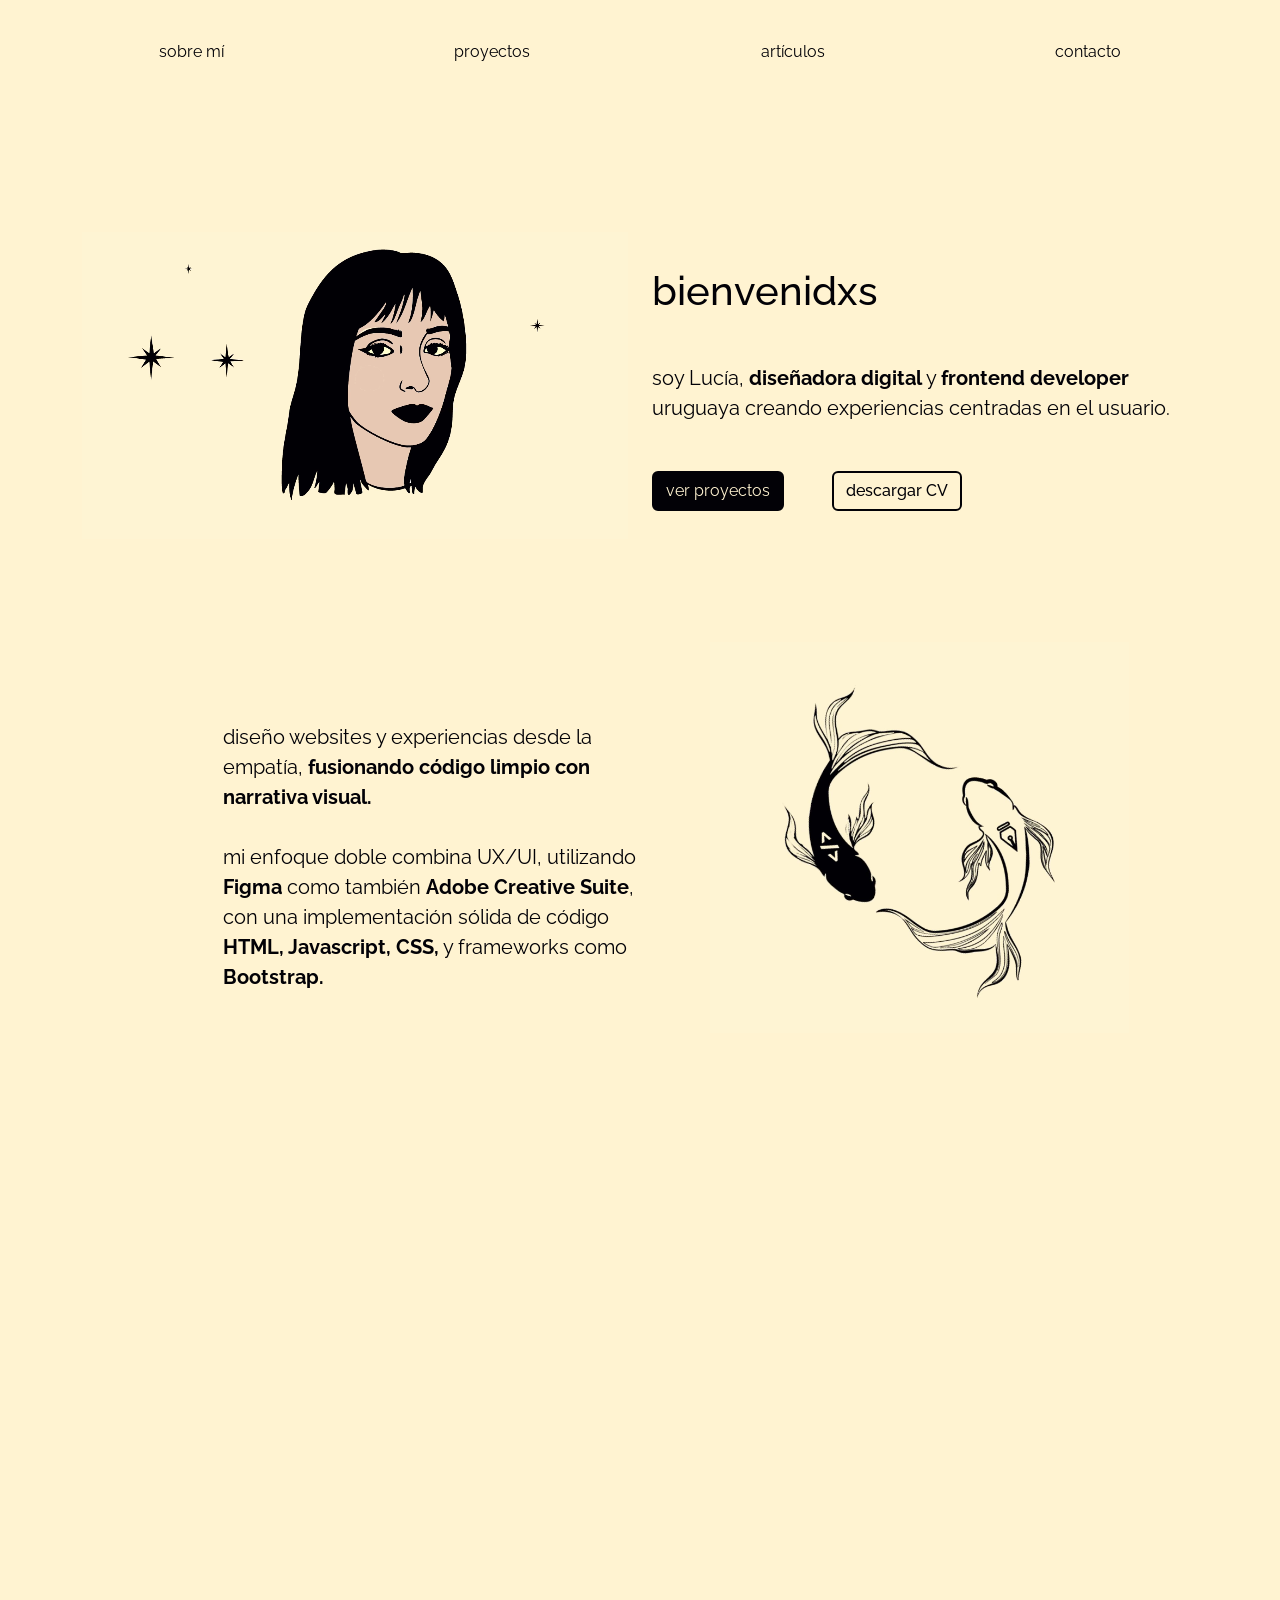
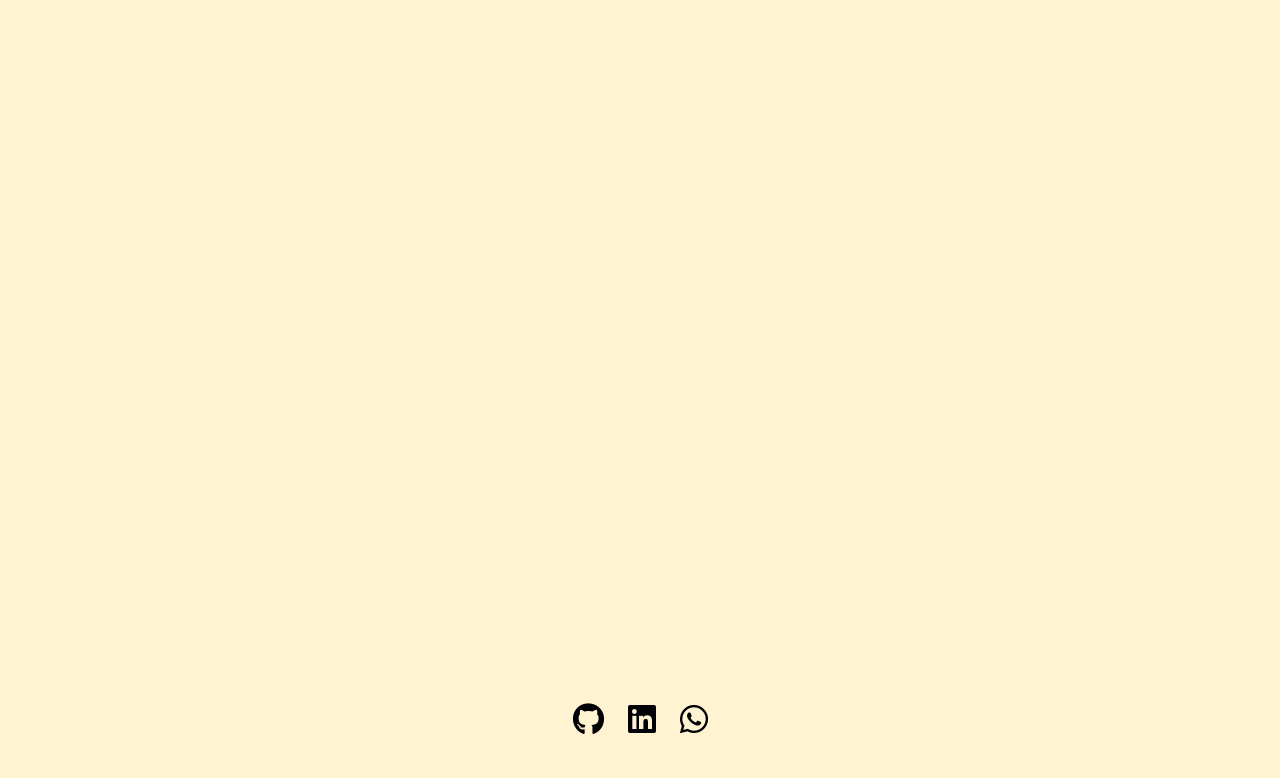
<file: index.html>
<!DOCTYPE html>
<html lang="es">
<head>
    <meta charset="UTF-8" />
    <meta name="viewport" content="width=device-width, initial-scale=1.0" />
    <title>Lucía Pérez Weigle</title>
    <!-- cdn desde la web de bootstrap-->
    <link
    href="https://cdn.jsdelivr.net/npm/bootstrap@5.3.8/dist/css/bootstrap.min.css"
    rel="stylesheet"
    integrity="sha384-sRIl4kxILFvY47J16cr9ZwB07vP4J8+LH7qKQnuqkuIAvNWLzeN8tE5YBujZqJLB"
    crossorigin="anonymous"/>
    <link rel="preconnect" href="https://fonts.googleapis.com" />
    <link rel="stylesheet" href="https://cdnjs.cloudflare.com/ajax/libs/font-awesome/6.5.1/css/all.min.css" integrity="sha512-DTOQO9RWCH3ppGqcWaEA1BIZOC6xxalwEsw9c2QQeAIftl+Vegovlnee1c9QX4TctnWMn13TZye+giMm8e2LwA==" crossorigin="anonymous" referrerpolicy="no-referrer" />
    <link rel="preconnect" href="https://fonts.gstatic.com" crossorigin />
    <link
    href="https://fonts.googleapis.com/css2?family=Raleway:ital,wght@0,100..900;1,100..900&display=swap"
    rel="stylesheet"/>
    <link href="https://unpkg.com/aos@2.3.1/dist/aos.css" rel="stylesheet" />
    <link rel="stylesheet" href="style.css" />
</head>

<body>

    <!-- navbar -->
    <nav class="navbar navbar-expand-md">
    <div class="container-fluid">
        <button
        class="navbar-toggler"
        type="button"
        data-bs-toggle="collapse"
        data-bs-target="#navbar-toggler"
        aria-controls="navbarTogglerDemo01"
        aria-expanded="false"
        aria-label="Toggle navigation">
        <span class="navbar-toggler-icon"></span>
        </button>

        <div class="collapse navbar-collapse" id="navbar-toggler">
        <ul class="navbar-nav d-flex justify-content-around w-100">
            <li class="nav-item">
            <a class="nav-link" href="#about-section">sobre mí</a>
            </li>
            <li class="nav-item">
            <a class="nav-link" href="#works-section">proyectos</a>
            </li>
            <li class="nav-item">
            <a class="nav-link" href="articulos/index.html">artículos</a>
            </li>
            <li class="nav-item">
            <a class="nav-link" href="#contact-section">contacto</a>
            </li>
        </ul>
        </div>
    </div>
    </nav>

    <!-- hero section -->
    <section class="hero-section py-5 d-flex align-items-center">
    <div class="container">
        <div class="row align-items-center">
        <div class="col-12 col-lg-6 text-center text-lg-start">
            <video class="hero-video w-100" autoplay muted loop playsinline>
            <source src="img/yo_2.webm" type="video/webm" />
            Tu navegador no soporta la etiqueta de video.
            </video>
        </div>

        <div class="col-12 col-lg-6 mt-4 mt-lg-0 text-center text-lg-start">
            <h1 class="display-7" data-aos="fade-down" data-aos-duration="1000">
            bienvenidxs
            </h1>

            <p
            class="lead my-5"
            data-aos="fade-up"
            data-aos-delay="200"
            data-aos-duration="1000">
            soy Lucía, <span class="font-weight-boldest">diseñadora digital</span> y
            <span class="font-weight-boldest">frontend developer</span> uruguaya
            creando experiencias centradas en&nbsp;el&nbsp;usuario.
            </p>

            <div
            class="d-flex justify-content-center justify-content-lg-start gap-5"
            data-aos="zoom-in"
            data-aos-delay="400">
            <a href="#works-section" class="btn btn-dark">ver proyectos</a>
            <a href="img/CV_Lucia_Perez_Weigle.pdf" class="btn btn-outline-dark" download>descargar CV</a>
            </div>
        </div>
        </div>
    </div>
    </section>

    <!-- about section -->
    <section id="about-section" class="py-5 mb-5">
    <div class="container h-100 d-flex align-items-center">
        <div class="row w-100 align-items-center g-0">
        <div
            class="col-12 col-lg-5 offset-lg-1 mb-5 mb-lg-0 ps-lg-5"
            data-aos="fade-right"
            data-aos-duration="1000">
            <p class="lead mt-5">
            diseño websites y experiencias desde la empatía,
            <span class="font-weight-boldest">
            fusionando código limpio con narrativa visual.</span>
            <br/>
            <br/>
            mi enfoque doble combina UX/UI, utilizando
            <span class="font-weight-boldest">Figma</span> como también
            <span class="font-weight-boldest">Adobe Creative Suite</span>,
            con una implementación sólida de código
            <span class="font-weight-boldest">HTML, Javascript, CSS,</span>
            y frameworks como
            <span class="font-weight-boldest">Bootstrap.</span>
            </p>
        </div>

        <div
            class="col-12 col-lg-6 text-center"
            data-aos="fade-left"
            data-aos-duration="1500"
            data-aos-delay="200"
            data-aos-once="true">
            <video
            class="about-video img-fluid w-75"
            autoplay
            muted
            loop
            playsinline>
            <source src="img/peces.2.webm" type="video/webm" />
            Tu navegador no soporta el video.
            </video>
        </div>
        </div>
    </div>
    </section>

    <!-- works section -->

<section id="works-section" class="py-5">
<div class="container">
    <div class="row g-4 justify-content-center"> 

    <div class="col-12 col-sm-6 col-md-4 col-lg-3"> 
        <div
        class="card h-100"
        data-aos="fade-up"
        data-aos-duration="1000">
        <a
            href="proyectos/festival/index.html"
            target="_blank"
            rel="noopener noreferrer">
            <div class="project-image-placeholder">
            <img
                src="img/festival.png"
                class="img-fluid"
                alt="festival de diseño"/>
            </div>
        </a>
        <div class="card-body">
            <h5 class="card-title project-title">
            festival de diseño
            </h5>
            <p class="card-text project-description">
            diseño integral para evento de diseño gráfico en Montevideo
            </p>
        </div>
        <div class="card-footer bg-transparent border-0 pt-0">
            <span class="skill-tag">Adobe Illustrator, HTML, CSS, Bootstrap</span>
        </div>
        </div>
    </div>
    
    <div class="col-12 col-sm-6 col-md-4 col-lg-3"> 
        <div
        class="card h-100"
        data-aos="fade-up"
        data-aos-duration="1000">
        <a
            href="proyectos/tikoa/tikoa.html"
            target="_blank"
            rel="noopener noreferrer">
            <div class="project-image-placeholder">
            <img
                src="img/tikoa-card.png"
                class="img-fluid"
                alt="Proyecto de tikoa"/>
            </div>
        </a>
        <div class="card-body">
            <h5 class="card-title project-title">
            tikoa - habit track app
            </h5>
            <p class="card-text project-description">
            diseño total de app y landing page para proyecto ficticio de universidad
            </p>
        </div>
        <div class="card-footer bg-transparent border-0 pt-0">
            <span class="skill-tag">Adobe Illustrator, HTML, CSS, Bootstrap</span>
        </div>
        </div>
    </div>

    <div class="col-12 col-sm-6 col-md-4 col-lg-3 "> 
        <div
        class="card h-100"
        data-aos="fade-up"
        data-aos-duration="1000">
        <a
            href="proyectos/maison-margiela/index.html"
            target="_blank"
            rel="noopener noreferrer">
            <div class="project-image-placeholder">
            <img
                src="img/Maison_Margiela_logo.png"
                class="img-fluid"
                alt="Proyecto de maison margiela"/>
            </div>
        </a>
        <div class="card-body">
            <h5 class="card-title project-title">
            maison margiela
            </h5>
            <p class="card-text project-description">
            proyecto de rediseño, prototipado y código frontend del sitio
            </p>
        </div>
        <div class="card-footer bg-transparent border-0 pt-0">
            <span class="skill-tag">Adobe Photoshop, HTML, CSS, <br> Vanilla Javascript</span>
        </div>
        </div>
    </div>
    
    </div>
</div>
</section>

<!-- contacto -->

<section id="contact-section" class="py-5" data-aos="zoom-in-up" data-aos-duration="1000">
<div class="container">
    <div class="row justify-content-center">
    <div class="col-12 col-md-8 col-lg-6 mt-5">
        <h2 class="text-center mb-5">
        estemos en contacto!
        </h2>

        <form name="contacto_portafolio" method="POST" data-netlify="true" action="confirmacion.html">
        <div class="mb-3">
            <input type="hidden" name="form-name" value="contacto_portafolio" />
            <input 
            type="text" 
            class="form-control" 
            id="firstname" 
            name="firstname"
            placeholder="nombre..."
            required />
        </div>

        <div class="mb-3">
            <input 
            type="email" 
            class="form-control" 
            id="email" 
            name="email"
            placeholder="email..."
            required />
        </div>

        <div class="mb-4">
            <textarea 
            class="form-control" 
            id="message" 
            rows="5" 
            name="message"
            placeholder="mensaje..."
            required></textarea>
        </div>

        <div class="d-grid gap-2">
            <button type="submit" class="btn btn-dark btn-lg">
            enviar mensaje
            </button>
        </div>
        
        </form>
    </div>
    </div>
</div>
</section>

<!-- footer -->

<footer class="text-center py-4 mt-1">
    <div class="container">
        <div class="d-flex justify-content-center gap-4 mb-3">
            
            <a 
                href="https://github.com/luciapwei" 
                target="_blank" 
                rel="noopener noreferrer" 
                class="footer-icon"
                aria-label="GitHub"
            >
                <i class="fa-brands fa-github fa-2x"></i> 
            </a>

            <a 
                href="https://www.linkedin.com/in/luc%C3%ADa-p%C3%A9rez-weigle-2676422aa/" 
                target="_blank" 
                rel="noopener noreferrer" 
                class="footer-icon"
                aria-label="LinkedIn"
            >
                <i class="fa-brands fa-linkedin fa-2x"></i>
            </a>

            <a 
                href="https://wa.me/59899944063" 
                target="_blank" 
                rel="noopener noreferrer" 
                class="footer-icon"
                aria-label="WhatsApp"
            >
                <i class="fa-brands fa-whatsapp fa-2x"></i>
            </a>

        </div>


    </div>
</footer>

<!-- boton arriba -->
<a 
href="#top" 
id="backToTop" 
class="btn btn-dark rounded-circle shadow-lg" 
aria-label="Volver al inicio">
&#9650; </a>

<!-- scripts -->

<script src="codigo.js"></script>

<script src="https://unpkg.com/aos@2.3.1/dist/aos.js"></script>
<script>
    AOS.init({
    duration: 1200,
    once: false,
    });
</script>

<script
    src="https://cdn.jsdelivr.net/npm/bootstrap@5.3.8/dist/js/bootstrap.bundle.min.js"
    integrity="sha384-FKyoEForCGlyvwx9Hj09JcYn3nv7wiPVlz7YYwJrWVcXK/BmnVDxM+D2scQbITxI"
    crossorigin="anonymous">
</script>

</body>
</html>
</file>
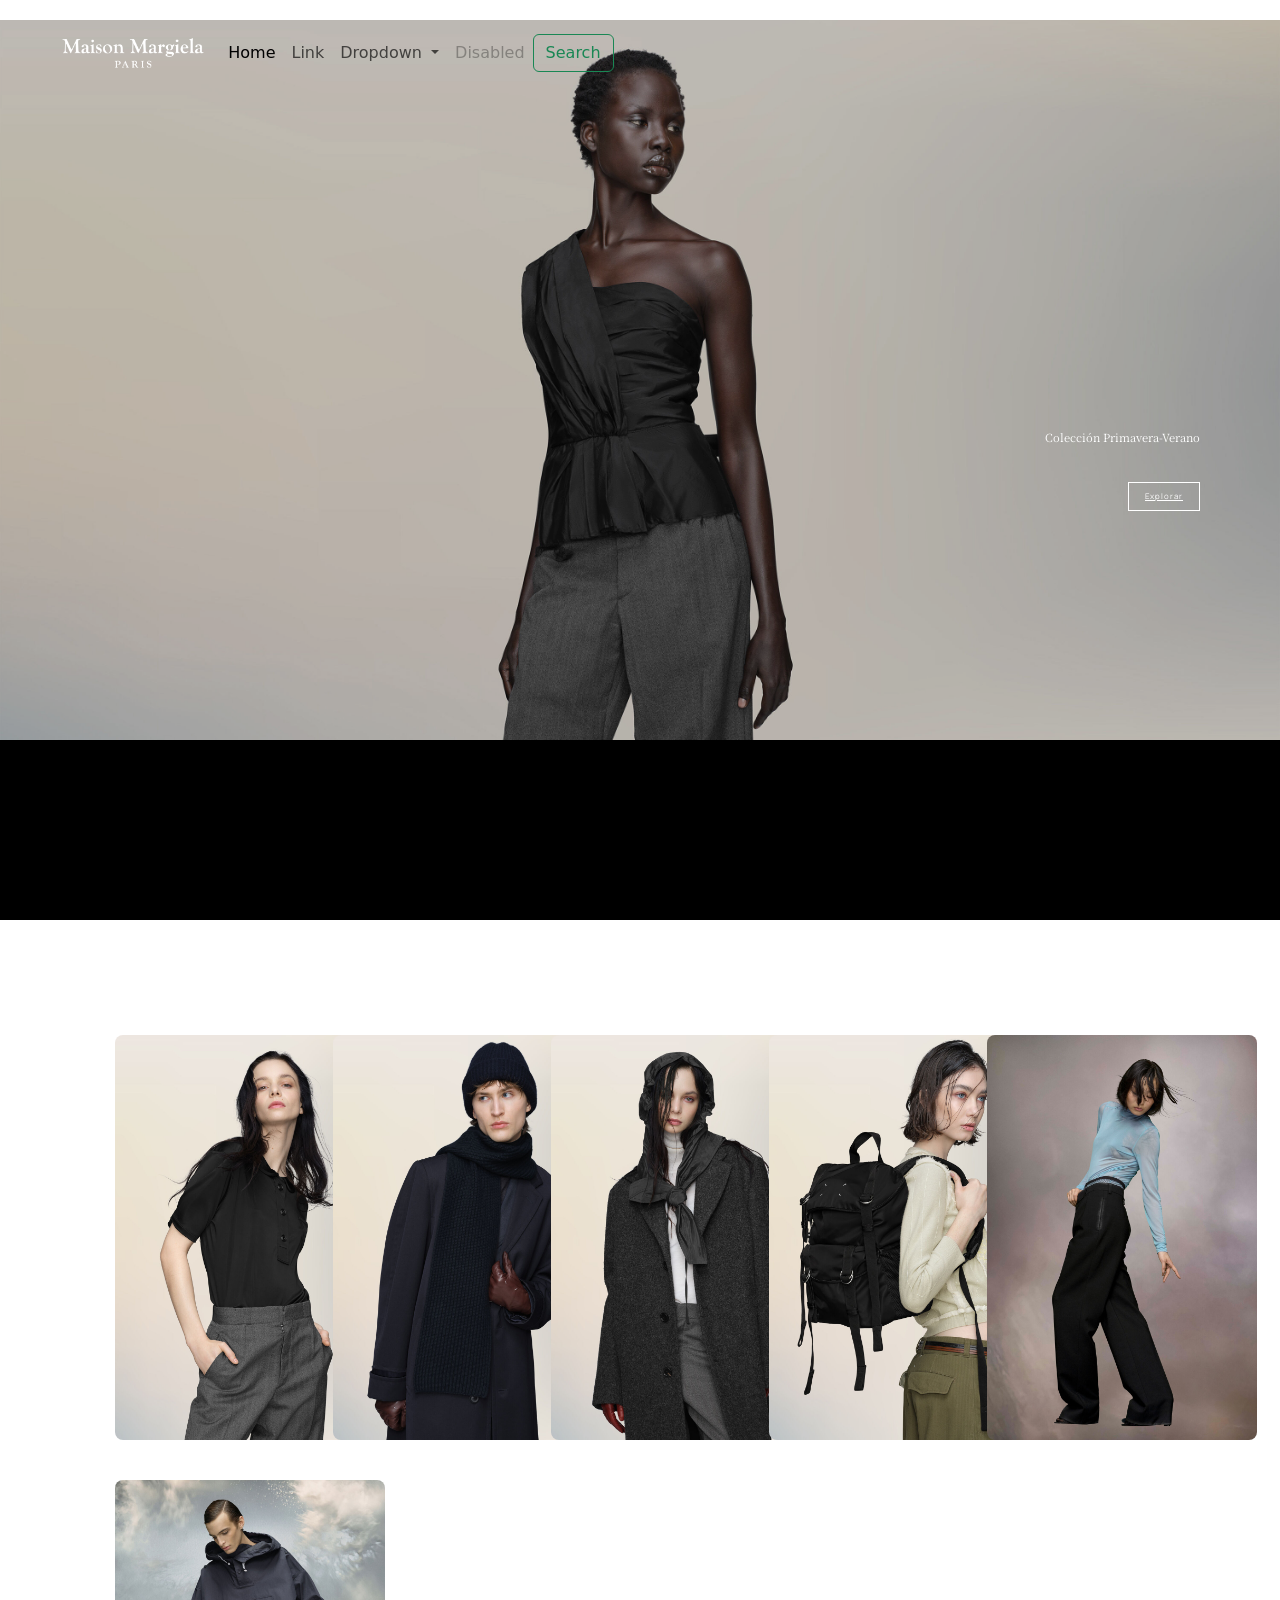
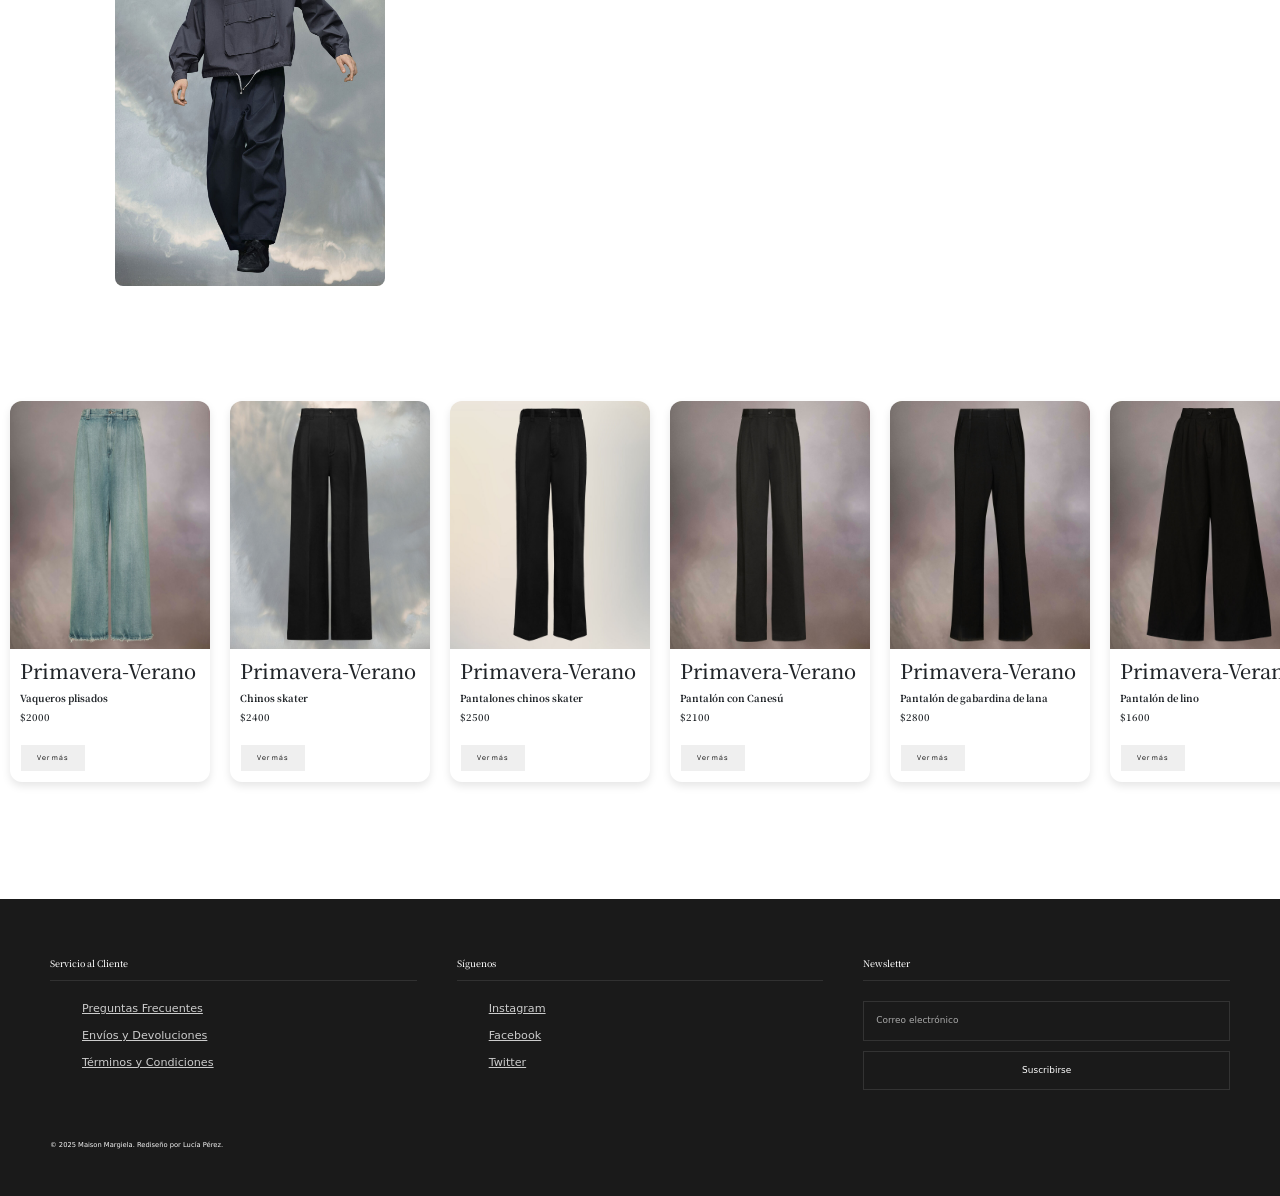
<file: proyectos/maison margiela/index.html>
<!DOCTYPE html>
<html lang="es">
<head>
    <meta charset="UTF-8">
    <meta name="viewport" content="width=device-width, initial-scale=1.0">
    <title>Maison Margiela</title>
    <link rel="stylesheet" href="estilos.css">
    <link href="https://cdn.jsdelivr.net/npm/bootstrap@5.3.3/dist/css/bootstrap.min.css" rel="stylesheet" integrity="sha384-QWTKZyjpPEjISv5WaRU9OFeRpok6YctnYmDr5pNlyT2bRjXh0JMhjY6hW+ALEwIH" crossorigin="anonymous">
</head>
<body>

    <div class="container">

    <header class="header">
          

            <nav class="navbar navbar-expand-lg">
  <div class="container-fluid">
    <a class="navbar-brand logo" href="#"><img src="img/logopng.png" alt="logo"></a>
    <button class="navbar-toggler" type="button" data-bs-toggle="collapse" data-bs-target="#navbarSupportedContent" aria-controls="navbarSupportedContent" aria-expanded="false" aria-label="Toggle navigation">
      <span class="navbar-toggler-icon"></span>
    </button>
    <div class="collapse navbar-collapse" id="navbarSupportedContent">
      <ul class="navbar-nav me-auto mb-2 mb-lg-0">
        <li class="nav-item">
          <a class="nav-link active" aria-current="page" href="#">Home</a>
        </li>
        <li class="nav-item">
          <a class="nav-link" href="#">Link</a>
        </li>
        <li class="nav-item dropdown">
          <a class="nav-link dropdown-toggle" href="#" role="button" data-bs-toggle="dropdown" aria-expanded="false">
            Dropdown
          </a>
          <ul class="dropdown-menu">
            <li><a class="dropdown-item" href="#">Action</a></li>
            <li><a class="dropdown-item" href="#">Another action</a></li>
            <li><hr class="dropdown-divider"></li>
            <li><a class="dropdown-item" href="#">Something else here</a></li>
          </ul>
        </li>
        <li class="nav-item">
          <a class="nav-link disabled" aria-disabled="true">Disabled</a>
        </li>
      </ul>
      <form class="d-flex" role="search">
        <input class="form-control me-2" id="inputBuscador" type="search" placeholder="Search" aria-label="Search"/>
        <button class="btn btn-outline-success" type="submit">Search</button>
      </form>
    </div>
  </div>
</nav>
</div>
            <nav class="iconos">

                <div id="contenedorSugerencias"> <button id="botonLupa" class="nav-icon-item">
                        <svg class="icono" xmlns="http://www.w3.org/2000/svg" fill="none" viewBox="0 0 24 24"
                            stroke-width="1.5" stroke="white">
                            <path stroke-linecap="round" stroke-linejoin="round"
                                d="m21 21-5.197-5.197m0 0A7.5 7.5 0 1 0 5.196 5.196a7.5 7.5 0 0 0 10.607 10.607Z" />
                        </svg>
                    </button>
                    <input type="text" value="" id="inputBuscador" placeholder="Buscar...">
                    <div id="sugerencias"></div>
                </div>

                <button id="botonUser" class="nav-icon-item"><svg class="icono" xmlns="http://www.w3.org/2000/svg"
                        fill="none" viewBox="0 0 24 24" stroke-width="1.5" stroke="white">
                        <path stroke-linecap="round" stroke-linejoin="round"
                            d="M15.75 6a3.75 3.75 0 1 1-7.5 0 3.75 3.75 0 0 1 7.5 0ZM4.501 20.118a7.5 7.5 0 0 1 14.998 0A17.933 17.933 0 0 1 12 21.75c-2.676 0-5.216-.584-7.499-1.632Z" />
                    </svg></button>
                <div id="ventanaModal">
                    <div class="modal-contenido">
                        <div class="encabezado-modal">
                            <h2>Inicio de sesión</h2><button id="botonCruz"><svg xmlns="http://www.w3.org/2000/svg"
                                    fill="none" viewBox="0 0 24 24" stroke-width="1.5" stroke="currentColor"
                                    class="size-6">
                                    <path stroke-linecap="round" stroke-linejoin="round" d="M6 18 18 6M6 6l12 12" />
                                </svg>
                            </button>
                        </div>
                        <form>
                            <div class="inputGrupo">
                                <label for="email">Email:</label>
                                <p id="mensajeEmail"></p>
                            </div>
                            <input type="email" class="inputVentanaModal" id="email" name="email" placeholder="Email..."
                                autofocus>
                            <div class="inputGrupo"> <label for="contraseña">Contraseña:</label>
                                <p id="mensajeContraseña"></p>
                            </div>

                            <input type="password" class="inputVentanaModal" id="contraseña" name="password"
                                placeholder="Contraseña...">

                            <div id="registrarse">
                                <div class="inputGrupo"><label for="contraseña">Repetir contraseña:</label>
                                    <p id="mensajeContraseña2"></p>
                                </div>
                                <input type="password" class="inputVentanaModal" id="contraseña2" name="password2"
                                    placeholder="Contraseña...">

                                <div class="inputGrupo"><label for="nombre">Nombre:</label>
                                    <p id="mensajeNombre"></p>
                                </div>
                                <input type="text" class="inputVentanaModal" id="nombre" name="nombre"
                                    placeholder="Nombre...">

                                <div class="inputGrupo"><label for="apellido">Apellido:</label>
                                    <p id="mensajeApellido"></p>
                                </div>
                                <input type="text" class="inputVentanaModal" id="apellido" name="apellido"
                                    placeholder="Apellido...">

                                <div class="inputGrupo"><label for="celular">Celular:</label>
                                    <p id="mensajeCelular"></p>
                                </div>
                                <input type="text" id="celular" class="inputVentanaModal" name="celular"
                                    placeholder="Celular...">

                            </div>

                            <button type="button" class="botonIniciar">Iniciar sesión</button>
                            <button type="button" class="botonCrear">Crear cuenta </button>

                        </form>
                    </div>
                </div>

                <button id="botonCarrito" class="nav-icon-item"> <svg class="icono" xmlns="http://www.w3.org/2000/svg"
                        fill="none" viewBox="0 0 24 24" stroke-width="1.5" stroke="white">
                        <path stroke-linecap="round" stroke-linejoin="round"
                            d="M2.25 3h1.386c.51 0 .955.343 1.087.835l.383 1.437M7.5 14.25a3 3 0 0 0-3 3h15.75m-12.75-3h11.218c1.121-2.3 2.1-4.684 2.924-7.138a60.114 60.114 0 0 0-16.536-1.84M7.5 14.25 5.106 5.272M6 20.25a.75.75 0 1 1-1.5 0 .75.75 0 0 1 1.5 0Zm12.75 0a.75.75 0 1 1-1.5 0 .75.75 0 0 1 1.5 0Z" />
                    </svg> </button>


                <button id="botonHamburguesa" class="nav-icon-item" aria-label="Menú">
                    <svg class="icono" xmlns="http://www.w3.org/2000/svg" fill="none" viewBox="0 0 24 24"
                        stroke-width="1.5" stroke="white">
                        <path stroke-linecap="round" stroke-linejoin="round"
                            d="M3.75 6.75h16.5M3.75 12h16.5m-16.5 5.25h16.5" />
                    </svg>
                </button>
                <div id="overlay">
                    <div id="navLateral">
                        <!-- nav lateral dinamico -->
                    </div>
            </nav>
            </div>
        </header>
<section class="banner">      
        <div id="slider">
            <!-- slider dinamico -->
        </div>

        <div class="textoBanner">
            <p class="textoEstacion"></p> <!-- temporada de estacion actual -->
            <a href="#galeria-container" class="boton">Explorar</a>
        </div>
    </section>

    <main>
        <section class="destacados">

            <div id="productos">
                <!-- productos randomicos dinamicos -->
            </div>

        </section>



        <section id="galeria-container">
            <div class="galeria-slider">
                <!-- productos dinamicos de temporada con la estacion actual -->
            </div>
        </section>

    </main>
    <footer class="footer">
        <div class="footer-columnas">
            <div class="footer-col">
                <h3>Servicio al Cliente</h3>
                <ul>
                    <li><a href="#">Preguntas Frecuentes</a></li>
                    <li><a href="#">Envíos y Devoluciones</a></li>
                    <li><a href="#">Términos y Condiciones</a></li>
                </ul>
            </div>
            <div class="footer-col">
                <h3>Síguenos</h3>
                <ul>
                    <li><a href="#"><i></i> Instagram</a></li>
                    <li><a href="#"><i></i> Facebook</a></li>
                    <li><a href="#"><i></i> Twitter</a></li>
                </ul>
            </div>
            <div class="footer-col">
                <h3>Newsletter</h3>
                <form class="newsletter">
                    <input type="email" placeholder="Correo electrónico">
                    <button type="submit" class="newsletterBoton">Suscribirse</button>
                </form>
            </div>
        </div>
        <div class="creditos">
            <p>&copy; 2025 Maison Margiela. Rediseño por Lucía Pérez.</p>
        </div>
    </footer>

    <script src="datos.js"></script>
    <script src="funcionesComun.js"></script>
    <script src="codigo.js"></script>
    <script src="https://cdn.jsdelivr.net/npm/bootstrap@5.3.3/dist/js/bootstrap.bundle.min.js" integrity="sha384-YvpcrYf0tY3lHB60NNkmXc5s9fDVZLESaAA55NDzOxhy9GkcIdslK1eN7N6jIeHz" crossorigin="anonymous"></script>


</body>

</html>
</file>
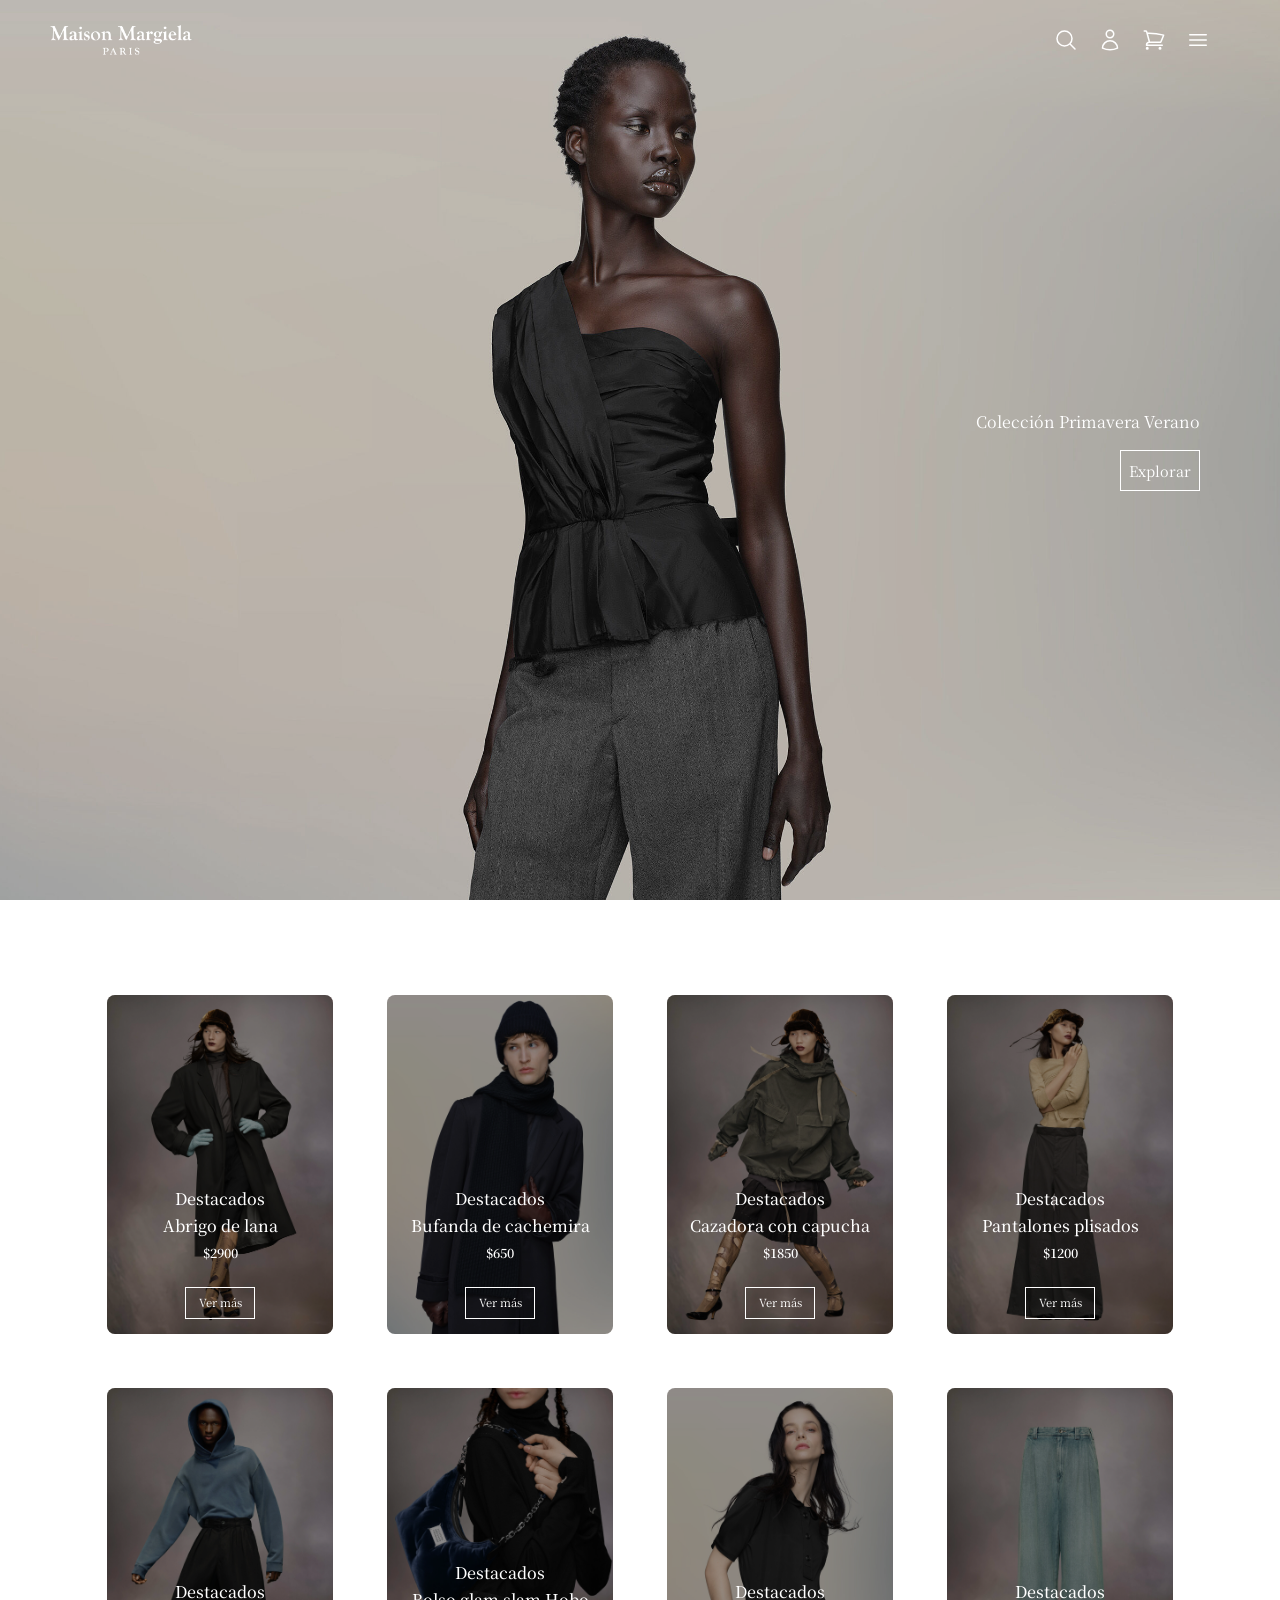
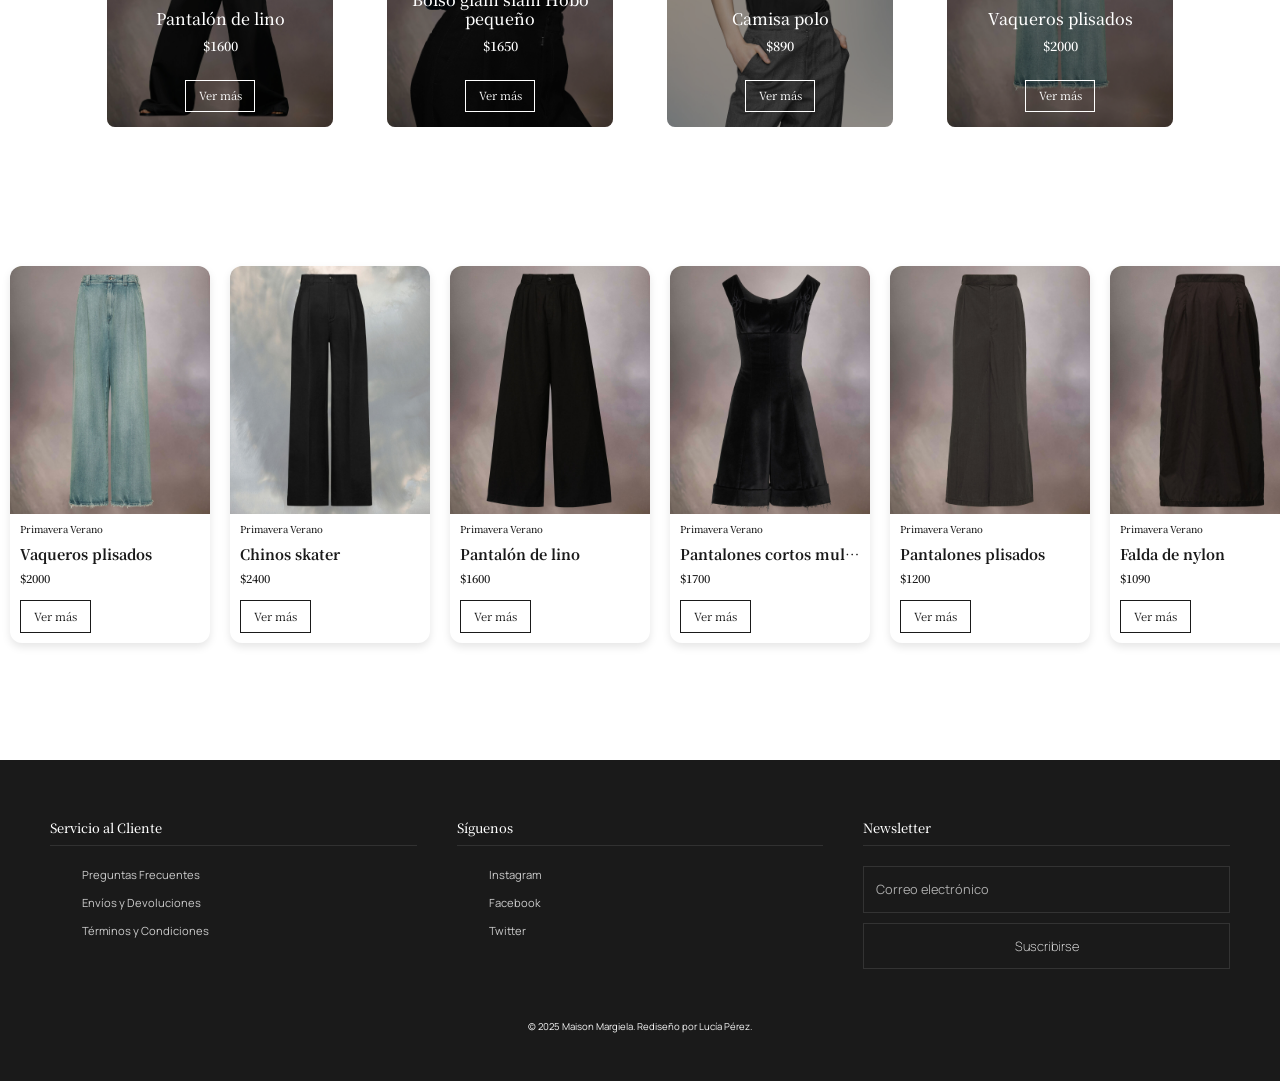
<file: proyectos/maison-margiela/index.html>
<!DOCTYPE html>
<html lang="es">

<head>
    <meta charset="UTF-8">
    <meta name="viewport" content="width=device-width, initial-scale=1.0">
    <title>Maison Margiela</title>
    <link href="https://cdn.jsdelivr.net/npm/bootstrap@5.3.8/dist/css/bootstrap.min.css" rel="stylesheet" integrity="sha384-sRIl4kxILFvY47J16cr9ZwB07vP4J8+LH7qKQnuqkuIAvNWLzeN8tE5YBujZqJLB" crossorigin="anonymous">
    <link rel="stylesheet" href="estilos.css">
</head>

<body>
    <section class="banner">

        <header class="header">
            <div class="logo">
                <a href="index.html">
                    <img src="img/logopng.png" alt="logo">
                </a>
            </div>

            <nav class="iconos">
                <div id="contenedorSugerencias"> <button id="botonLupa" class="nav-icon-item">
                        <svg class="icono" xmlns="http://www.w3.org/2000/svg" fill="none" viewBox="0 0 24 24"
                            stroke-width="1.5" stroke="white">
                            <path stroke-linecap="round" stroke-linejoin="round"
                                d="m21 21-5.197-5.197m0 0A7.5 7.5 0 1 0 5.196 5.196a7.5 7.5 0 0 0 10.607 10.607Z" />
                        </svg>
                    </button>
                    <input type="text" value="" id="inputBuscador" placeholder="Buscar...">
                    <div id="sugerencias"></div>
                </div>

                <button id="botonUser" class="nav-icon-item"><svg class="icono" xmlns="http://www.w3.org/2000/svg"
                        fill="none" viewBox="0 0 24 24" stroke-width="1.5" stroke="white">
                        <path stroke-linecap="round" stroke-linejoin="round"
                            d="M15.75 6a3.75 3.75 0 1 1-7.5 0 3.75 3.75 0 0 1 7.5 0ZM4.501 20.118a7.5 7.5 0 0 1 14.998 0A17.933 17.933 0 0 1 12 21.75c-2.676 0-5.216-.584-7.499-1.632Z" />
                    </svg></button>
                <div id="ventanaModal">
                    <div class="modal-contenido">
                        <div class="encabezado-modal">
                            <h2>Inicio de sesión</h2><button id="botonCruz"><svg xmlns="http://www.w3.org/2000/svg"
                                    fill="none" viewBox="0 0 24 24" stroke-width="1.5" stroke="currentColor"
                                    class="size-6">
                                    <path stroke-linecap="round" stroke-linejoin="round" d="M6 18 18 6M6 6l12 12" />
                                </svg>
                            </button>
                        </div>
                        <form>
                            <div class="inputGrupo">
                                <label for="email">Email:</label>
                                <p id="mensajeEmail"></p>
                            </div>
                            <input type="email" class="inputVentanaModal" id="email" name="email" placeholder="Email..."
                                autofocus>
                            <div class="inputGrupo"> <label for="contraseña">Contraseña:</label>
                                <p id="mensajeContraseña"></p>
                            </div>

                            <input type="password" class="inputVentanaModal" id="contraseña" name="password"
                                placeholder="Contraseña...">

                            <div id="registrarse">
                                <div class="inputGrupo"><label for="contraseña">Repetir contraseña:</label>
                                    <p id="mensajeContraseña2"></p>
                                </div>
                                <input type="password" class="inputVentanaModal" id="contraseña2" name="password2"
                                    placeholder="Contraseña...">

                                <div class="inputGrupo"><label for="nombre">Nombre:</label>
                                    <p id="mensajeNombre"></p>
                                </div>
                                <input type="text" class="inputVentanaModal" id="nombre" name="nombre"
                                    placeholder="Nombre...">

                                <div class="inputGrupo"><label for="apellido">Apellido:</label>
                                    <p id="mensajeApellido"></p>
                                </div>
                                <input type="text" class="inputVentanaModal" id="apellido" name="apellido"
                                    placeholder="Apellido...">

                                <div class="inputGrupo"><label for="celular">Celular:</label>
                                    <p id="mensajeCelular"></p>
                                </div>
                                <input type="text" id="celular" class="inputVentanaModal" name="celular"
                                    placeholder="Celular...">
                            </div>

                            <button type="button" class="botonIniciar">Iniciar sesión</button>
                            <button type="button" class="botonCrear">Crear cuenta </button>

                        </form>
                    </div>
                </div>

                <button id="botonCarrito" class="nav-icon-item"> <svg class="icono" xmlns="http://www.w3.org/2000/svg"
                        fill="none" viewBox="0 0 24 24" stroke-width="1.5" stroke="white">
                        <path stroke-linecap="round" stroke-linejoin="round"
                            d="M2.25 3h1.386c.51 0 .955.343 1.087.835l.383 1.437M7.5 14.25a3 3 0 0 0-3 3h15.75m-12.75-3h11.218c1.121-2.3 2.1-4.684 2.924-7.138a60.114 60.114 0 0 0-16.536-1.84M7.5 14.25 5.106 5.272M6 20.25a.75.75 0 1 1-1.5 0 .75.75 0 0 1 1.5 0Zm12.75 0a.75.75 0 1 1-1.5 0 .75.75 0 0 1 1.5 0Z" />
                    </svg> </button>


                <button id="botonHamburguesa" class="nav-icon-item" aria-label="Menú">
                    <svg class="icono" xmlns="http://www.w3.org/2000/svg" fill="none" viewBox="0 0 24 24"
                        stroke-width="1.5" stroke="white">
                        <path stroke-linecap="round" stroke-linejoin="round"
                            d="M3.75 6.75h16.5M3.75 12h16.5m-16.5 5.25h16.5" />
                    </svg>
                </button>
                <div id="overlay">
                    <div id="navLateral">
                        <!-- nav lateral dinamico -->
                    </div>
            </nav>
            </div>
        </header>

        <div id="slider">
            <!-- slider dinamico -->
        </div>

        
        <div class="textoBanner">
            <p class="textoEstacion"></p> <!-- temporada de estacion actual -->
            <a href="#galeria-container" class="boton">Explorar</a>
        </div>

    </section>

    <main>

        <section class="destacados">
            <div class="container"> 
                <div class="row" id="productos"> 
                </div>
            </div>
        </section>

        <section id="galeria-container">
            <div class="galeria-slider">
                <!-- productos dinamicos de temporada con la estacion actual -->
            </div>
        </section>

    </main>
    <footer class="footer">
        <div class="footer-columnas">
            <div class="footer-col">
                <h3>Servicio al Cliente</h3>
                <ul>
                    <li><a href="#">Preguntas Frecuentes</a></li>
                    <li><a href="#">Envíos y Devoluciones</a></li>
                    <li><a href="#">Términos y Condiciones</a></li>
                </ul>
            </div>
            <div class="footer-col">
                <h3>Síguenos</h3>
                <ul>
                    <li><a href="#"><i></i> Instagram</a></li>
                    <li><a href="#"><i></i> Facebook</a></li>
                    <li><a href="#"><i></i> Twitter</a></li>
                </ul>
            </div>
            <div class="footer-col">
                <h3>Newsletter</h3>
                <form class="newsletter">
                    <input type="email" placeholder="Correo electrónico">
                    <button type="submit" class="newsletterBoton">Suscribirse</button>
                </form>
            </div>
        </div>
        <div class="creditos">
            <p>&copy; 2025 Maison Margiela. Rediseño por Lucía Pérez.</p>
        </div>
    </footer>

    <script src="https://cdn.jsdelivr.net/npm/bootstrap@5.3.8/dist/js/bootstrap.bundle.min.js" integrity="sha384-FKyoEForCGlyvwx9Hj09JcYn3nv7wiPVlz7YYwJrWVcXK/BmnVDxM+D2scQbITxI" crossorigin="anonymous"></script>
    <script src="datos.js"></script>
    <script src="funcionesComun.js"></script>
    <script src="codigo.js"></script>

</body>

</html>
</file>
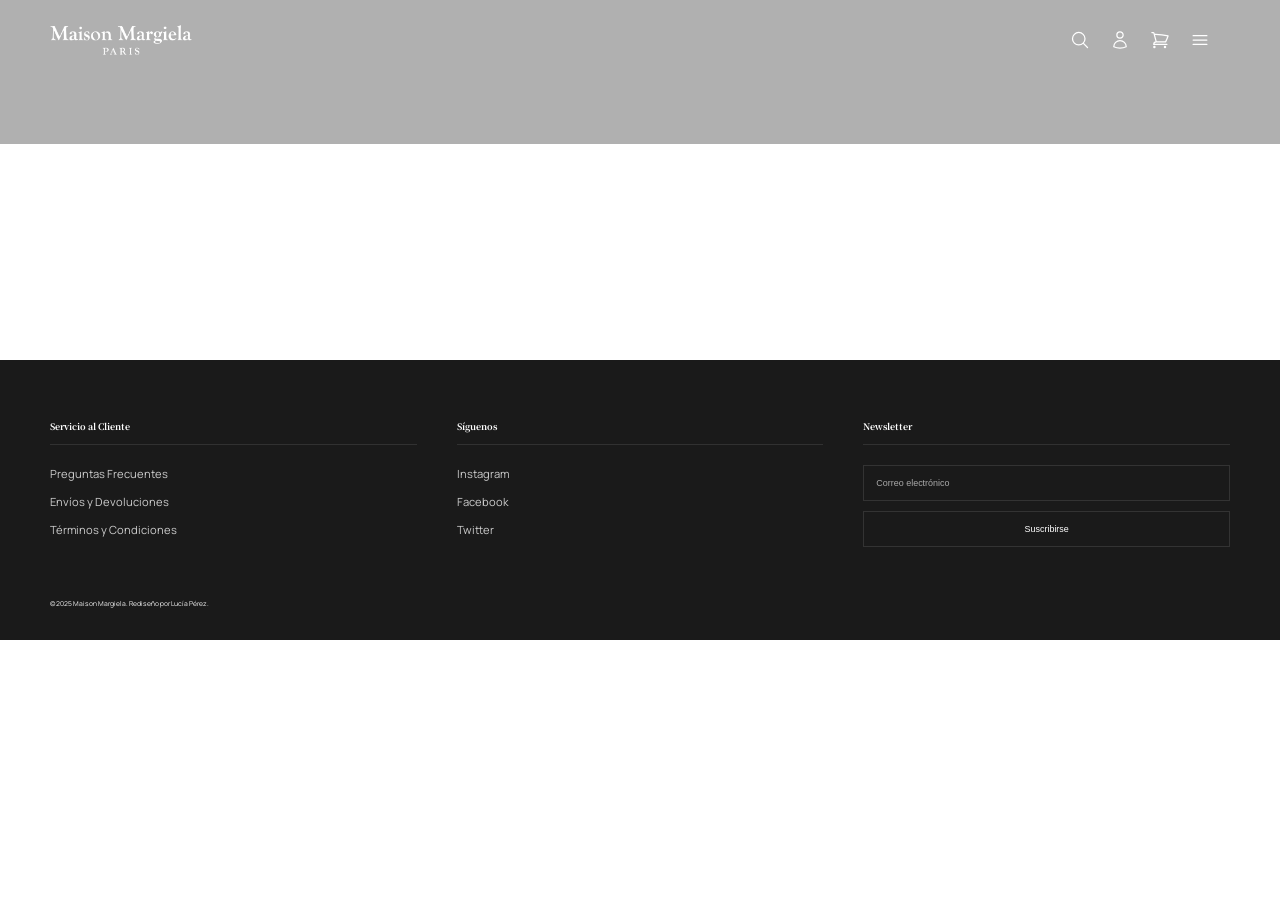
<file: proyectos/maison margiela/ampliacion.html>
<!DOCTYPE html>
<html lang="es">

<head>
    <meta charset="UTF-8">
    <meta name="viewport" content="width=device-width, initial-scale=1.0">
    <title></title>
    <link rel="stylesheet" href="estilos.css">
</head>

<body>

    <section class="bannerCatalogo">

        <header class="header">
            <div class="logo">
                <a href="index.html">
                    <img src="img/logopng.png" alt="logo">
                </a>
            </div>

            <nav class="iconos">

                <div id="contenedorSugerencias"> <button id="botonLupa" class="nav-icon-item">
                        <svg class="icono" xmlns="http://www.w3.org/2000/svg" fill="none" viewBox="0 0 24 24"
                            stroke-width="1.5" stroke="white">
                            <path stroke-linecap="round" stroke-linejoin="round"
                                d="m21 21-5.197-5.197m0 0A7.5 7.5 0 1 0 5.196 5.196a7.5 7.5 0 0 0 10.607 10.607Z" />
                        </svg>
                    </button>
                    <input type="text" value="" id="inputBuscador" placeholder="Buscar...">
                    <div id="sugerencias"></div>
                </div>

                <button id="botonUser" class="nav-icon-item"><svg class="icono" xmlns="http://www.w3.org/2000/svg"
                        fill="none" viewBox="0 0 24 24" stroke-width="1.5" stroke="white">
                        <path stroke-linecap="round" stroke-linejoin="round"
                            d="M15.75 6a3.75 3.75 0 1 1-7.5 0 3.75 3.75 0 0 1 7.5 0ZM4.501 20.118a7.5 7.5 0 0 1 14.998 0A17.933 17.933 0 0 1 12 21.75c-2.676 0-5.216-.584-7.499-1.632Z" />
                    </svg></button>
                <div id="ventanaModal">
                    <div class="modal-contenido">
                        <div class="encabezado-modal">
                            <h2>Inicio de sesión</h2><button id="botonCruz"><svg xmlns="http://www.w3.org/2000/svg"
                                    fill="none" viewBox="0 0 24 24" stroke-width="1.5" stroke="currentColor"
                                    class="size-6">
                                    <path stroke-linecap="round" stroke-linejoin="round" d="M6 18 18 6M6 6l12 12" />
                                </svg>
                            </button>
                        </div>
                        <form>
                            <div class="inputGrupo">
                                <label for="email">Email:</label>
                                <p id="mensajeEmail"></p>
                            </div>
                            <input type="email" class="inputVentanaModal" id="email" name="email" placeholder="Email..."
                                autofocus>
                            <div class="inputGrupo"> <label for="contraseña">Contraseña:</label>
                                <p id="mensajeContraseña"></p>
                            </div>

                            <input type="password" class="inputVentanaModal" id="contraseña" name="password"
                                placeholder="Contraseña...">

                            <div id="registrarse">
                                <div class="inputGrupo"><label for="contraseña">Repetir contraseña:</label>
                                    <p id="mensajeContraseña2"></p>
                                </div>
                                <input type="password" class="inputVentanaModal" id="contraseña2" name="password2"
                                    placeholder="Contraseña...">

                                <div class="inputGrupo"><label for="nombre">Nombre:</label>
                                    <p id="mensajeNombre"></p>
                                </div>
                                <input type="text" class="inputVentanaModal" id="nombre" name="nombre"
                                    placeholder="Nombre...">

                                <div class="inputGrupo"><label for="apellido">Apellido:</label>
                                    <p id="mensajeApellido"></p>
                                </div>
                                <input type="text" class="inputVentanaModal" id="apellido" name="apellido"
                                    placeholder="Apellido...">

                                <div class="inputGrupo"><label for="celular">Celular:</label>
                                    <p id="mensajeCelular"></p>
                                </div>
                                <input type="text" id="celular" class="inputVentanaModal" name="celular"
                                    placeholder="Celular...">

                            </div>

                            <button type="button" class="botonIniciar">Iniciar sesión</button>
                            <button type="button" class="botonCrear">Crear cuenta </button>

                        </form>
                    </div>
                </div>

                <button id="botonCarrito" class="nav-icon-item"> <svg class="icono" xmlns="http://www.w3.org/2000/svg"
                        fill="none" viewBox="0 0 24 24" stroke-width="1.5" stroke="white">
                        <path stroke-linecap="round" stroke-linejoin="round"
                            d="M2.25 3h1.386c.51 0 .955.343 1.087.835l.383 1.437M7.5 14.25a3 3 0 0 0-3 3h15.75m-12.75-3h11.218c1.121-2.3 2.1-4.684 2.924-7.138a60.114 60.114 0 0 0-16.536-1.84M7.5 14.25 5.106 5.272M6 20.25a.75.75 0 1 1-1.5 0 .75.75 0 0 1 1.5 0Zm12.75 0a.75.75 0 1 1-1.5 0 .75.75 0 0 1 1.5 0Z" />
                    </svg> </button>


                <button id="botonHamburguesa" class="nav-icon-item" aria-label="Menú">
                    <svg class="icono" xmlns="http://www.w3.org/2000/svg" fill="none" viewBox="0 0 24 24"
                        stroke-width="1.5" stroke="white">
                        <path stroke-linecap="round" stroke-linejoin="round"
                            d="M3.75 6.75h16.5M3.75 12h16.5m-16.5 5.25h16.5" />
                    </svg>
                </button>
                <div id="overlay">
                    <div id="navLateral">
                        <!-- nav lateral dinamico -->
                    </div>
            </nav>
            </div>
        </header>


    </section>
    <main>

        <section id="ampliacion">
            <div id="productoAmpliado">
                <!-- productos dinamicos -->
            </div>
        </section>

        <section id="galeria-container">
            <div class="galeria-slider">
                <!-- productos dinamicos segun el genero del producto ampliado -->
            </div>
        </section>

    </main>






    <footer class="footer">
        <div class="footer-columnas">
            <div class="footer-col">
                <h3>Servicio al Cliente</h3>
                <ul>
                    <li><a href="#">Preguntas Frecuentes</a></li>
                    <li><a href="#">Envíos y Devoluciones</a></li>
                    <li><a href="#">Términos y Condiciones</a></li>
                </ul>
            </div>
            <div class="footer-col">
                <h3>Síguenos</h3>
                <ul>
                    <li><a href="#"><i></i> Instagram</a></li>
                    <li><a href="#"><i></i> Facebook</a></li>
                    <li><a href="#"><i></i> Twitter</a></li>
                </ul>
            </div>
            <div class="footer-col">
                <h3>Newsletter</h3>
                <form class="newsletter">
                    <input type="email" placeholder="Correo electrónico">
                    <button type="submit" class="newsletterBoton">Suscribirse</button>
                </form>
            </div>
        </div>
        <div class="creditos">
            <p>&copy; 2025 Maison Margiela. Rediseño por Lucía Pérez.</p>
        </div>
    </footer>

    <script src="datos.js"></script>
    <script src="funcionesComun.js"></script>
    <script src="ampliacion.js"></script>
</body>

</html>
</file>
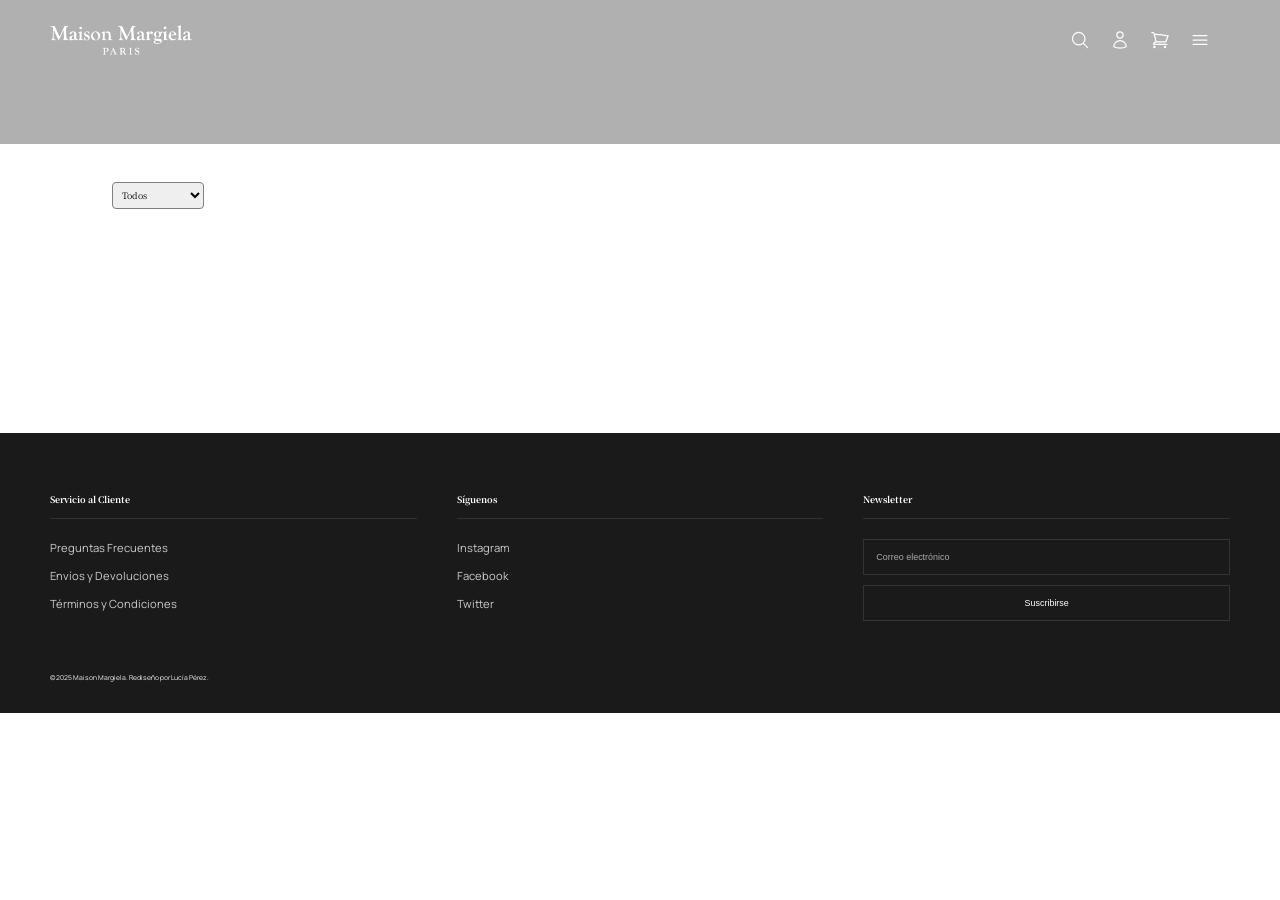
<file: proyectos/maison margiela/catalogo.html>
<!DOCTYPE html>
<html lang="es">

<head>
    <meta charset="UTF-8">
    <meta name="viewport" content="width=device-width, initial-scale=1.0">
    <title>Maison Margiela</title>
    <link rel="stylesheet" href="estilos.css">
</head>

<body>
    <section class="bannerCatalogo">

        <header class="header">
            <div class="logo">
                <a href="index.html">
                    <img src="img/logopng.png" alt="logo">
                </a>
            </div>

            <nav class="iconos">

                <div id="contenedorSugerencias"> <button id="botonLupa" class="nav-icon-item">
                        <svg class="icono" xmlns="http://www.w3.org/2000/svg" fill="none" viewBox="0 0 24 24"
                            stroke-width="1.5" stroke="white">
                            <path stroke-linecap="round" stroke-linejoin="round"
                                d="m21 21-5.197-5.197m0 0A7.5 7.5 0 1 0 5.196 5.196a7.5 7.5 0 0 0 10.607 10.607Z" />
                        </svg>
                    </button>
                    <input type="text" value="" id="inputBuscador" placeholder="Buscar...">
                    <div id="sugerencias"></div>
                </div>

                <button id="botonUser" class="nav-icon-item"><svg class="icono" xmlns="http://www.w3.org/2000/svg"
                        fill="none" viewBox="0 0 24 24" stroke-width="1.5" stroke="white">
                        <path stroke-linecap="round" stroke-linejoin="round"
                            d="M15.75 6a3.75 3.75 0 1 1-7.5 0 3.75 3.75 0 0 1 7.5 0ZM4.501 20.118a7.5 7.5 0 0 1 14.998 0A17.933 17.933 0 0 1 12 21.75c-2.676 0-5.216-.584-7.499-1.632Z" />
                    </svg></button>
                <div id="ventanaModal">
                    <div class="modal-contenido">
                        <div class="encabezado-modal">
                            <h2>Inicio de sesión</h2><button id="botonCruz"><svg xmlns="http://www.w3.org/2000/svg"
                                    fill="none" viewBox="0 0 24 24" stroke-width="1.5" stroke="currentColor"
                                    class="size-6">
                                    <path stroke-linecap="round" stroke-linejoin="round" d="M6 18 18 6M6 6l12 12" />
                                </svg>
                            </button>
                        </div>
                        <form>
                            <div class="inputGrupo">
                                <label for="email">Email:</label>
                                <p id="mensajeEmail"></p>
                            </div>
                            <input type="email" class="inputVentanaModal" id="email" name="email" placeholder="Email..."
                                autofocus>
                            <div class="inputGrupo"> <label for="contraseña">Contraseña:</label>
                                <p id="mensajeContraseña"></p>
                            </div>

                            <input type="password" class="inputVentanaModal" id="contraseña" name="password"
                                placeholder="Contraseña...">

                            <div id="registrarse">
                                <div class="inputGrupo"><label for="contraseña">Repetir contraseña:</label>
                                    <p id="mensajeContraseña2"></p>
                                </div>
                                <input type="password" class="inputVentanaModal" id="contraseña2" name="password2"
                                    placeholder="Contraseña...">

                                <div class="inputGrupo"><label for="nombre">Nombre:</label>
                                    <p id="mensajeNombre"></p>
                                </div>
                                <input type="text" class="inputVentanaModal" id="nombre" name="nombre"
                                    placeholder="Nombre...">

                                <div class="inputGrupo"><label for="apellido">Apellido:</label>
                                    <p id="mensajeApellido"></p>
                                </div>
                                <input type="text" class="inputVentanaModal" id="apellido" name="apellido"
                                    placeholder="Apellido...">

                                <div class="inputGrupo"><label for="celular">Celular:</label>
                                    <p id="mensajeCelular"></p>
                                </div>
                                <input type="text" id="celular" class="inputVentanaModal" name="celular"
                                    placeholder="Celular...">

                            </div>

                            <button type="button" class="botonIniciar">Iniciar sesión</button>
                            <button type="button" class="botonCrear">Crear cuenta </button>

                        </form>
                    </div>
                </div>

                <button id="botonCarrito" class="nav-icon-item"> <svg class="icono" xmlns="http://www.w3.org/2000/svg"
                        fill="none" viewBox="0 0 24 24" stroke-width="1.5" stroke="white">
                        <path stroke-linecap="round" stroke-linejoin="round"
                            d="M2.25 3h1.386c.51 0 .955.343 1.087.835l.383 1.437M7.5 14.25a3 3 0 0 0-3 3h15.75m-12.75-3h11.218c1.121-2.3 2.1-4.684 2.924-7.138a60.114 60.114 0 0 0-16.536-1.84M7.5 14.25 5.106 5.272M6 20.25a.75.75 0 1 1-1.5 0 .75.75 0 0 1 1.5 0Zm12.75 0a.75.75 0 1 1-1.5 0 .75.75 0 0 1 1.5 0Z" />
                    </svg> </button>



                <button id="botonHamburguesa" class="nav-icon-item" aria-label="Menú">
                    <svg class="icono" xmlns="http://www.w3.org/2000/svg" fill="none" viewBox="0 0 24 24"
                        stroke-width="1.5" stroke="white">
                        <path stroke-linecap="round" stroke-linejoin="round"
                            d="M3.75 6.75h16.5M3.75 12h16.5m-16.5 5.25h16.5" />
                    </svg>
                </button>
                <div id="overlay">
                    <div id="navLateral">
                        <!-- nav lateral dinamico -->
                    </div>
            </nav>
            </div>
        </header>

    </section>


    <section class="destacados">

        <nav class="breadcrumb"></nav>

        <select id="selectProductos">
            <option value="Todos" selected>Todos</option>
            <option value="Destacados">Destacados</option>
            <option value="PrecioMenor">Menor precio</option>
            <option value="PrecioMayor">Mayor precio</option>
        </select>

        <div id="productos">
            <!-- productos dinamicos -->
        </div>

    </section>


    <footer class="footer">
        <div class="footer-columnas">
            <div class="footer-col">
                <h3>Servicio al Cliente</h3>
                <ul>
                    <li><a href="#">Preguntas Frecuentes</a></li>
                    <li><a href="#">Envíos y Devoluciones</a></li>
                    <li><a href="#">Términos y Condiciones</a></li>
                </ul>
            </div>
            <div class="footer-col">
                <h3>Síguenos</h3>
                <ul>
                    <li><a href="#"><i></i> Instagram</a></li>
                    <li><a href="#"><i></i> Facebook</a></li>
                    <li><a href="#"><i></i> Twitter</a></li>
                </ul>
            </div>
            <div class="footer-col">
                <h3>Newsletter</h3>
                <form class="newsletter">
                    <input type="email" placeholder="Correo electrónico">
                    <button type="submit" class="newsletterBoton">Suscribirse</button>
                </form>
            </div>
        </div>
        <div class="creditos">
            <p>&copy; 2025 Maison Margiela. Rediseño por Lucía Pérez.</p>
        </div>
    </footer>

    <script src="datos.js"></script>
    <script src="funcionesComun.js"></script>
    <script src="catalogo.js"></script>

</body>

</html>
</file>
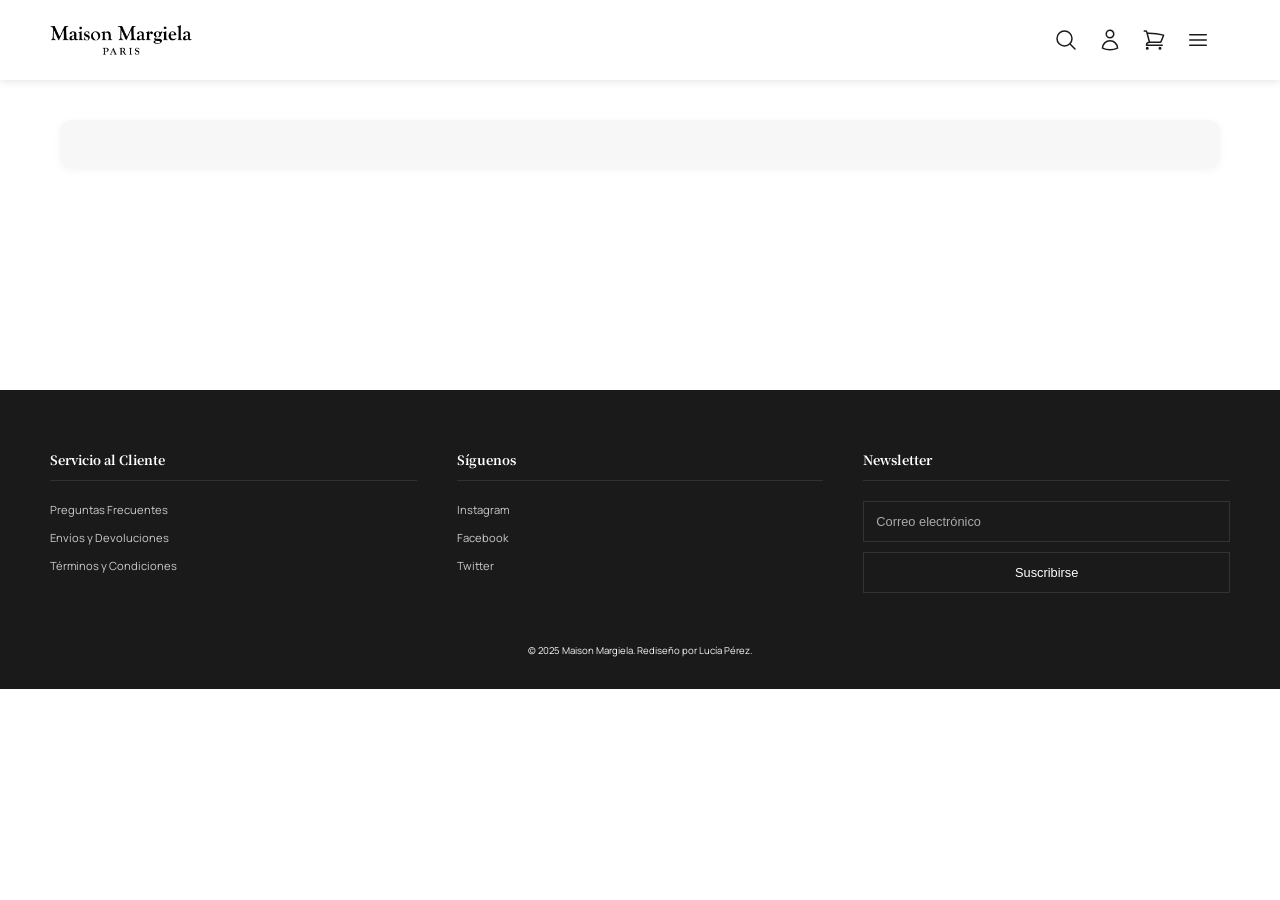
<file: proyectos/maison-margiela/ampliacion.html>
<!DOCTYPE html>
<html lang="es">

<head>
    <meta charset="UTF-8">
    <meta name="viewport" content="width=device-width, initial-scale=1.0">
    <title></title>
    <link rel="stylesheet" href="estilos.css">
</head>

<body class="pagina-blanca">

    <section class="bannerCatalogo">

        <header class="header">
            <div class="logo">
                <a href="index.html">
                    <img src="img/logonegro.png" alt="logo">
                </a>
            </div>

            <nav class="iconos">

                <div id="contenedorSugerencias"> <button id="botonLupa" class="nav-icon-item">
                        <svg class="icono" xmlns="http://www.w3.org/2000/svg" fill="none" viewBox="0 0 24 24"
                            stroke-width="1.5" stroke="black">
                            <path stroke-linecap="round" stroke-linejoin="round"
                                d="m21 21-5.197-5.197m0 0A7.5 7.5 0 1 0 5.196 5.196a7.5 7.5 0 0 0 10.607 10.607Z" />
                        </svg>
                    </button>
                    <input type="text" value="" id="inputBuscador" placeholder="Buscar...">
                    <div id="sugerencias"></div>
                </div>

                <button id="botonUser" class="nav-icon-item"><svg class="icono" xmlns="http://www.w3.org/2000/svg"
                        fill="none" viewBox="0 0 24 24" stroke-width="1.5" stroke="black">
                        <path stroke-linecap="round" stroke-linejoin="round"
                            d="M15.75 6a3.75 3.75 0 1 1-7.5 0 3.75 3.75 0 0 1 7.5 0ZM4.501 20.118a7.5 7.5 0 0 1 14.998 0A17.933 17.933 0 0 1 12 21.75c-2.676 0-5.216-.584-7.499-1.632Z" />
                    </svg></button>
                <div id="ventanaModal">
                    <div class="modal-contenido">
                        <div class="encabezado-modal">
                            <h2>Inicio de sesión</h2><button id="botonCruz"><svg xmlns="http://www.w3.org/2000/svg"
                                    fill="none" viewBox="0 0 24 24" stroke-width="1.5" stroke="currentColor"
                                    class="size-6">
                                    <path stroke-linecap="round" stroke-linejoin="round" d="M6 18 18 6M6 6l12 12" />
                                </svg>
                            </button>
                        </div>
                        <form>
                            <div class="inputGrupo">
                                <label for="email">Email:</label>
                                <p id="mensajeEmail"></p>
                            </div>
                            <input type="email" class="inputVentanaModal" id="email" name="email" placeholder="Email..."
                                autofocus>
                            <div class="inputGrupo"> <label for="contraseña">Contraseña:</label>
                                <p id="mensajeContraseña"></p>
                            </div>

                            <input type="password" class="inputVentanaModal" id="contraseña" name="password"
                                placeholder="Contraseña...">

                            <div id="registrarse">
                                <div class="inputGrupo"><label for="contraseña">Repetir contraseña:</label>
                                    <p id="mensajeContraseña2"></p>
                                </div>
                                <input type="password" class="inputVentanaModal" id="contraseña2" name="password2"
                                    placeholder="Contraseña...">

                                <div class="inputGrupo"><label for="nombre">Nombre:</label>
                                    <p id="mensajeNombre"></p>
                                </div>
                                <input type="text" class="inputVentanaModal" id="nombre" name="nombre"
                                    placeholder="Nombre...">

                                <div class="inputGrupo"><label for="apellido">Apellido:</label>
                                    <p id="mensajeApellido"></p>
                                </div>
                                <input type="text" class="inputVentanaModal" id="apellido" name="apellido"
                                    placeholder="Apellido...">

                                <div class="inputGrupo"><label for="celular">Celular:</label>
                                    <p id="mensajeCelular"></p>
                                </div>
                                <input type="text" id="celular" class="inputVentanaModal" name="celular"
                                    placeholder="Celular...">

                            </div>

                            <button type="button" class="botonIniciar">Iniciar sesión</button>
                            <button type="button" class="botonCrear">Crear cuenta </button>

                        </form>
                    </div>
                </div>

                <button id="botonCarrito" class="nav-icon-item"> <svg class="icono" xmlns="http://www.w3.org/2000/svg"
                        fill="none" viewBox="0 0 24 24" stroke-width="1.5" stroke="black">
                        <path stroke-linecap="round" stroke-linejoin="round"
                            d="M2.25 3h1.386c.51 0 .955.343 1.087.835l.383 1.437M7.5 14.25a3 3 0 0 0-3 3h15.75m-12.75-3h11.218c1.121-2.3 2.1-4.684 2.924-7.138a60.114 60.114 0 0 0-16.536-1.84M7.5 14.25 5.106 5.272M6 20.25a.75.75 0 1 1-1.5 0 .75.75 0 0 1 1.5 0Zm12.75 0a.75.75 0 1 1-1.5 0 .75.75 0 0 1 1.5 0Z" />
                    </svg> </button>


                <button id="botonHamburguesa" class="nav-icon-item" aria-label="Menú">
                    <svg class="icono" xmlns="http://www.w3.org/2000/svg" fill="none" viewBox="0 0 24 24"
                        stroke-width="1.5" stroke="black">
                        <path stroke-linecap="round" stroke-linejoin="round"
                            d="M3.75 6.75h16.5M3.75 12h16.5m-16.5 5.25h16.5" />
                    </svg>
                </button>
                <div id="overlay">
                    <div id="navLateral">
                        <!-- nav lateral dinamico -->
                    </div>
            </nav>
            </div>
        </header>

    </section>
    <main>

        <section id="ampliacion">
            <div id="productoAmpliado">
                <!-- productos dinamicos -->
            </div>
        </section>

        <section id="galeria-container">
            <div class="galeria-slider">
                <!-- productos dinamicos segun el genero del producto ampliado -->
            </div>
        </section>

    </main>

    <footer class="footer">
        <div class="footer-columnas">
            <div class="footer-col">
                <h3>Servicio al Cliente</h3>
                <ul>
                    <li><a href="#">Preguntas Frecuentes</a></li>
                    <li><a href="#">Envíos y Devoluciones</a></li>
                    <li><a href="#">Términos y Condiciones</a></li>
                </ul>
            </div>
            <div class="footer-col">
                <h3>Síguenos</h3>
                <ul>
                    <li><a href="#"><i></i> Instagram</a></li>
                    <li><a href="#"><i></i> Facebook</a></li>
                    <li><a href="#"><i></i> Twitter</a></li>
                </ul>
            </div>
            <div class="footer-col">
                <h3>Newsletter</h3>
                <form class="newsletter">
                    <input type="email" placeholder="Correo electrónico">
                    <button type="submit" class="newsletterBoton">Suscribirse</button>
                </form>
            </div>
        </div>
        <div class="creditos">
            <p>&copy; 2025 Maison Margiela. Rediseño por Lucía Pérez.</p>
        </div>
    </footer>

    <script src="datos.js"></script>
    <script src="funcionesComun.js"></script>
    <script src="ampliacion.js"></script>
</body>

</html>
</file>
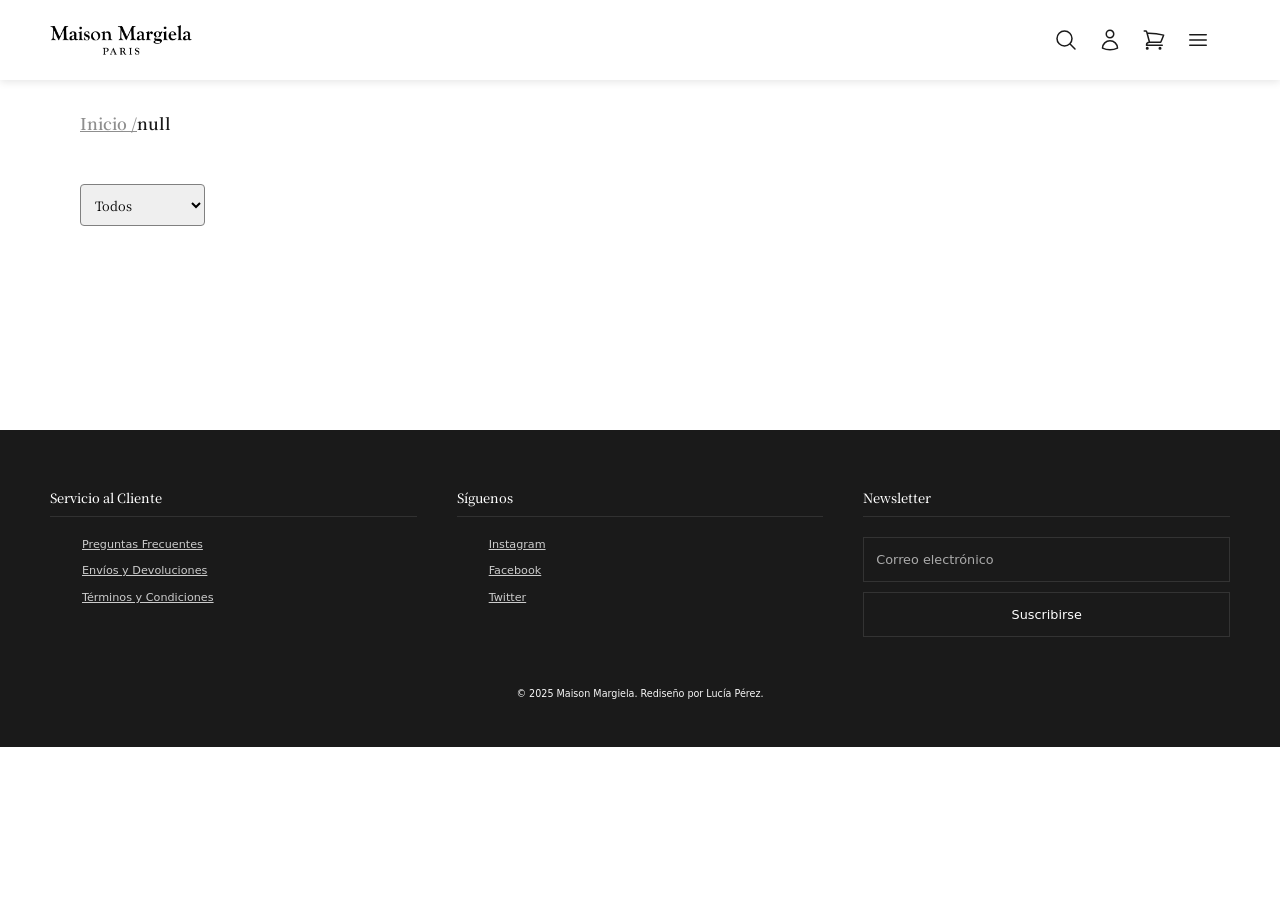
<file: proyectos/maison-margiela/catalogo.html>
<!DOCTYPE html>
<html lang="es">

<head>
    <meta charset="UTF-8">
    <meta name="viewport" content="width=device-width, initial-scale=1.0">
    <title>Maison Margiela</title>
    <link rel="stylesheet" href="estilos.css">
    <link href="https://cdn.jsdelivr.net/npm/bootstrap@5.3.3/dist/css/bootstrap.min.css" 
    rel="stylesheet" 
    integrity="sha384-QWTKZyjpPEjISv5WaRU9OFeRpok6YctnYmDr5pNlyT2bRjXh0JMhjY6hW+ALEwIH" 
    crossorigin="anonymous">
</head>

<body class="pagina-blanca">
    <section class="bannerCatalogo">

        <header class="header">
            <div class="logo">
                <a href="index.html">
                    <img src="img/logonegro.png" alt="logo">
                </a>
            </div>

            <nav class="iconos">

                <div id="contenedorSugerencias"> <button id="botonLupa" class="nav-icon-item">
                        <svg class="icono" xmlns="http://www.w3.org/2000/svg" fill="none" viewBox="0 0 24 24"
                            stroke-width="1.5" stroke="black">
                            <path stroke-linecap="round" stroke-linejoin="round"
                                d="m21 21-5.197-5.197m0 0A7.5 7.5 0 1 0 5.196 5.196a7.5 7.5 0 0 0 10.607 10.607Z" />
                        </svg>
                    </button>
                    <input type="text" value="" id="inputBuscador" placeholder="Buscar...">
                    <div id="sugerencias"></div>
                </div>

                <button id="botonUser" class="nav-icon-item"><svg class="icono" xmlns="http://www.w3.org/2000/svg"
                        fill="none" viewBox="0 0 24 24" stroke-width="1.5" stroke="black">
                        <path stroke-linecap="round" stroke-linejoin="round"
                            d="M15.75 6a3.75 3.75 0 1 1-7.5 0 3.75 3.75 0 0 1 7.5 0ZM4.501 20.118a7.5 7.5 0 0 1 14.998 0A17.933 17.933 0 0 1 12 21.75c-2.676 0-5.216-.584-7.499-1.632Z" />
                    </svg></button>
                <div id="ventanaModal">
                    <div class="modal-contenido">
                        <div class="encabezado-modal">
                            <h2>Inicio de sesión</h2><button id="botonCruz"><svg xmlns="http://www.w3.org/2000/svg"
                                    fill="none" viewBox="0 0 24 24" stroke-width="1.5" stroke="currentColor"
                                    class="size-6">
                                    <path stroke-linecap="round" stroke-linejoin="round" d="M6 18 18 6M6 6l12 12" />
                                </svg>
                            </button>
                        </div>
                        <form>
                            <div class="inputGrupo">
                                <label for="email">Email:</label>
                                <p id="mensajeEmail"></p>
                            </div>
                            <input type="email" class="inputVentanaModal" id="email" name="email" placeholder="Email..."
                                autofocus>
                            <div class="inputGrupo"> <label for="contraseña">Contraseña:</label>
                                <p id="mensajeContraseña"></p>
                            </div>

                            <input type="password" class="inputVentanaModal" id="contraseña" name="password"
                                placeholder="Contraseña...">

                            <div id="registrarse">
                                <div class="inputGrupo"><label for="contraseña">Repetir contraseña:</label>
                                    <p id="mensajeContraseña2"></p>
                                </div>
                                <input type="password" class="inputVentanaModal" id="contraseña2" name="password2"
                                    placeholder="Contraseña...">

                                <div class="inputGrupo"><label for="nombre">Nombre:</label>
                                    <p id="mensajeNombre"></p>
                                </div>
                                <input type="text" class="inputVentanaModal" id="nombre" name="nombre"
                                    placeholder="Nombre...">

                                <div class="inputGrupo"><label for="apellido">Apellido:</label>
                                    <p id="mensajeApellido"></p>
                                </div>
                                <input type="text" class="inputVentanaModal" id="apellido" name="apellido"
                                    placeholder="Apellido...">

                                <div class="inputGrupo"><label for="celular">Celular:</label>
                                    <p id="mensajeCelular"></p>
                                </div>
                                <input type="text" id="celular" class="inputVentanaModal" name="celular"
                                    placeholder="Celular...">

                            </div>

                            <button type="button" class="botonIniciar">Iniciar sesión</button>
                            <button type="button" class="botonCrear">Crear cuenta </button>

                        </form>
                    </div>
                </div>

                <button id="botonCarrito" class="nav-icon-item"> <svg class="icono" xmlns="http://www.w3.org/2000/svg"
                        fill="none" viewBox="0 0 24 24" stroke-width="1.5" stroke="black">
                        <path stroke-linecap="round" stroke-linejoin="round"
                            d="M2.25 3h1.386c.51 0 .955.343 1.087.835l.383 1.437M7.5 14.25a3 3 0 0 0-3 3h15.75m-12.75-3h11.218c1.121-2.3 2.1-4.684 2.924-7.138a60.114 60.114 0 0 0-16.536-1.84M7.5 14.25 5.106 5.272M6 20.25a.75.75 0 1 1-1.5 0 .75.75 0 0 1 1.5 0Zm12.75 0a.75.75 0 1 1-1.5 0 .75.75 0 0 1 1.5 0Z" />
                    </svg> </button>



                <button id="botonHamburguesa" class="nav-icon-item" aria-label="Menú">
                    <svg class="icono" xmlns="http://www.w3.org/2000/svg" fill="none" viewBox="0 0 24 24"
                        stroke-width="1.5" stroke="black">
                        <path stroke-linecap="round" stroke-linejoin="round"
                            d="M3.75 6.75h16.5M3.75 12h16.5m-16.5 5.25h16.5" />
                    </svg>
                </button>
                <div id="overlay">
                    <div id="navLateral">
                        <!-- nav lateral dinamico -->
                    </div>
            </nav>
            </div>
        </header>

    </section>


    <section class="destacados">

        <nav class="breadcrumb"></nav>

        <select id="selectProductos">
            <option value="Todos" selected>Todos</option>
            <option value="Destacados">Destacados</option>
            <option value="PrecioMenor">Menor precio</option>
            <option value="PrecioMayor">Mayor precio</option>
        </select>

        <div class="container"> 
        <div class="row" id="productos"> 
            
            </div>
        </div>
    </section>

    </section>


    <footer class="footer">
        <div class="footer-columnas">
            <div class="footer-col">
                <h3>Servicio al Cliente</h3>
                <ul>
                    <li><a href="#">Preguntas Frecuentes</a></li>
                    <li><a href="#">Envíos y Devoluciones</a></li>
                    <li><a href="#">Términos y Condiciones</a></li>
                </ul>
            </div>
            <div class="footer-col">
                <h3>Síguenos</h3>
                <ul>
                    <li><a href="#"><i></i> Instagram</a></li>
                    <li><a href="#"><i></i> Facebook</a></li>
                    <li><a href="#"><i></i> Twitter</a></li>
                </ul>
            </div>
            <div class="footer-col">
                <h3>Newsletter</h3>
                <form class="newsletter">
                    <input type="email" placeholder="Correo electrónico">
                    <button type="submit" class="newsletterBoton">Suscribirse</button>
                </form>
            </div>
        </div>
        <div class="creditos">
            <p>&copy; 2025 Maison Margiela. Rediseño por Lucía Pérez.</p>
        </div>
    </footer>

    <script src="datos.js"></script>
    <script src="funcionesComun.js"></script>
    <script src="catalogo.js"></script>

</body>

</html>
</file>
<file: style.css>
:root {
--color-claro: #FFF3D1;
--color-oscuro: #020106;
--color-acento: #020106;
}

body{
font-family: "Raleway", sans-serif;
color: var(--color-oscuro);
font-weight: 400 !important;
background-color: var(--color-claro);
}

.font-weight-boldest {
font-weight: 700 !important; 
color: var(--color-acento);
}

/* estilos para el botón de "volver al inicio" */

#backToTop {
position: fixed; 
bottom: 20px; 
right: 20px; 
display: none;
z-index: 1000; 
width: 45px;
height: 45px;
padding: 0;
line-height: 45px;
text-align: center;
font-size: 1.2rem;
color: var(--color-claro);
background-color: var(--color-acento);
border: none;
transition: opacity 0.3s, transform 0.3s;
}

#backToTop:hover {
background-color: var(--color-claro);
transform: scale(1.1);
color: var(--color-oscuro);
}

/* navbar */

.navbar {
padding: 2rem;
gap: 30px;
font-size: 1em;
}

.navbar-collapse{
justify-content: space-between;
}

.navbar-toggler {
border: none; 
background-color: transparent; 
}

.navbar-toggler:focus {
outline: none; 
box-shadow: none; 
}

.navbar li a{
color: var(--color-oscuro);
text-decoration: none;
transition: 0.2s;
}

.navbar li a:hover{
font-weight: bold;
color: var(--color-oscuro);
}

/* hero section */

.hero-section{
margin-top: 5rem;
}

.btn-dark {
color: var(--color-claro);
background-color: var(--color-acento);
border: 2px solid var(--color-acento);
}

.btn-dark:hover {
border: 2px solid var(--color-claro);
background-color: var(--color-acento);
}

.btn-outline-dark{
color: var(--color-oscuro);
border: 2px solid var(--color-oscuro);
font-weight: 500;
}

.btn-outline-dark:hover{
color: var(--color-claro);
background-color: var(--color-oscuro);
border: 2px solid var(--color-oscuro);
font-weight: 500;
}

p{
font-weight: 400 !important;
}

/* about section */

/* -------------- */

/* works section */

#works-section {
margin-top: 5rem;
}

#works-section .card {
background-color: var(--color-claro); 
border-radius: 0;
border: 1px solid var(--color-oscuro); 
padding: 1rem;
}

.project-image-placeholder {
width: 100%;
background-color: var(--color-claro);
margin-bottom: 0 !important;
}

.project-title {
font-size: 1rem;
font-weight: 600;
margin-bottom: 0.9rem;
}

.skill-tag {
display: inline-block;
font-size: 0.7rem;
font-weight: 700;
color: var(--color-oscuro);
line-height: 1.5;
}

.project-description {
font-size: 0.8rem;
color: var(--color-oscuro);
font-weight: 500 !important;
}

#works-section .card {
transition: transform 0.4s ease, box-shadow 0.4s ease; 
box-shadow: none;
}

#works-section .card:hover {
transform: translateY(-6px) rotate(-0.9deg); 
box-shadow: 0 5px 10px rgba(0, 0, 0, 0.152); 
}


/* contact section*/

.form-control {

background-color: transparent; 
border: 1px solid var(--color-oscuro); 
border-radius: 0.25rem; 
padding: 0.75rem 1rem;
color: var(--color-oscuro);
font-weight: 500;
}


.form-control:focus {
background-color: var(--color-claro);
color: var(--color-oscuro);
border-color: var(--color-acento); 
box-shadow: 0 0 0 0.25rem rgba(111, 111, 111, 0.25); 
}

.form-control:not(:placeholder-shown) {
background-color: var(--color-claro);
color: var(--color-oscuro);
border-color: var(--color-acento); 
box-shadow: 0 0 0 0.25rem rgba(111, 111, 111, 0.25); 
}

#contact-section h2 {
font-weight: 700;
color: var(--color-acento);
}

/* modal */

#suscripcionModal{
background-color: transparent;
color: var(--color-oscuro)
}

.modal-content{
background-color: var(--color-claro);
}

#cruz {
position: absolute;
z-index: 9999;
font-size: 0.8rem;
top: 10px;  
right: 15px;  
}

/* footer */

.footer-icon{
color: var(--color-oscuro);
}
</file>
<file: proyectos/maison margiela/estilos.css>
@import url('https://fonts.googleapis.com/css2?family=Manrope:wght@200..800&family=Noto+Serif+SC:wght@200..900&display=swap');

:root {
  --color-texto: #1a1a1a;
  --fondo: #fff;
  --acento: #8f8f8f;
  --fuente: 'Manrope', sans-serif;
  --fuente-dos: "Noto Serif SC", serif;
  --transicion: 0.3s ease;
}

* {
  margin: 0;
  padding: 0;
  box-sizing: border-box;
}

body {
  margin: 0;
  padding: 0;
  font-family: var(--fuente);
  line-height: 1.6;
  color: var(--color-texto);
  background-color: var(--fondo);
  overflow-x: hidden;
}

.navbar{
  background-color: transparent !important;
}

a {
  text-decoration: none;
  color: var(--color-texto);
  transition: color var(--transicion);
}

a:hover {
  color: var(--acento);
}

ul {
  list-style: none;
}

img {
  max-width: 100%;
  height: auto;
  display: block;
}

.header {
  position: absolute;
  top: 0;
  left: 0;
  width: 100%;
  display: flex;
  justify-content: space-between;
  align-items: center;
  padding: 0px 50px;
  background-color: transparent;
  border-bottom: none;
  z-index: 10;
}

.logo img {
  max-height: 80px;
  width: auto;
  display: block;
}

/* Estilos para los SVGs dentro de los botones/enlaces */
.icono {
  width: 24px;
  /* Aumentado a 24px para que se vea bien dentro de un contenedor de 40px */
  height: 24px;
  display: block;
  position: relative;
  /* stroke: white;  Si quieres que el SVG herede el color, usa currentColor y define color en el padre */

}






/* El contenedor principal de los iconos (tu nav) */
.iconos {
  display: flex;
  /* Habilita Flexbox */
  align-items: center;
  /* Alinea verticalmente los ítems (nav-icon-item, input) */
  gap: 20px;
  /* Espacio entre los ítems del nav */
  /* REMOVIDAS: width, height, background, border, cursor, padding, color, font-size */
  /* Esas propiedades no pertenecen al contenedor, sino a los ítems individuales */
  position: relative;
  /* <--- Muy importante */
  overflow: visible;
  /* <--- Asegura que no recorte hijos absolutos */
  z-index: 50;
}

/* NUEVA CLASE: Estilos para cada elemento de icono (button o a) */
.nav-icon-item {
  display: flex;
  /* Para centrar el SVG dentro de este botón/enlace */
  justify-content: center;
  align-items: center;

  width: 20px;
  /* Tamaño fijo para CADA ÍCONO-BOTÓN */
  height: 20px;
  /* Tamaño fijo para CADA ÍCONO-BOTÓN */

  background: none;
  border: none;
  cursor: pointer;
  padding: 0;
  color: white;
  /* Color del texto/stroke del SVG si usas currentColor en el SVG */
  font-size: 0.9em;
  /* Si necesitas tamaño de fuente para texto dentro de ellos */
}


#inputBuscador {
  color: white;
  display: none;
  font-family: var(--fuente);
  background-color: transparent;
  font-size: 0.7em;
  border: none;
  width: 0;
  opacity: 0;
  padding: 0;
  border-bottom: 1px solid transparent;
  transition: width 0.3s ease-in-out,
    /* Anima el ancho */
    opacity 0.3s ease-in-out,
    /* Anima la opacidad */
    padding 0.3s ease-in-out,
    /* Anima el padding */
    border-bottom-color 0.3s ease-in-out;
  /* Anima el color del borde inferior */
}

#contenedorSugerencias {
  position: relative;
  display: flex;
  align-items: center;
}

#sugerencias button.guardar {
  width: 100%;
  text-align: left;
  background-color: transparent;
  border: none;
  padding: 10px 12px;
  font-size: 0.9em;
  color: white;
  font-family: var(--fuente);
  cursor: pointer;
  transition: background-color 0.2s ease-in-out;
}



#sugerencias {
  display: none;
  /* se activa desde JS */
  position: absolute;
  top: 100%;
  left: 0;
  width: 240px;
  z-index: 9999;
  /* alto alto, para que quede al frente */
  background-color: rgb(147, 146, 142);
  /* fondo negro con transparencia */
  color: white;
  font-family: var(--fuente);
  font-size: 0.8em;
  font-weight: 300;

  border: 1px solid rgba(255, 255, 255, 0.2);
  border-top: none;
  border-radius: 0 0 6px 6px;

  padding: 8px 12px;
  box-shadow: 0 8px 20px rgba(0, 0, 0, 0.3);

  max-height: 280px;
  /* espacio suficiente para muchas sugerencias */
  overflow-y: auto;
  /* scroll vertical si se pasa */


  opacity: 0;
  transition: opacity 0.3s ease-in-out;
}

/* cuando esté activo (desde JS), que se muestre */
#sugerencias.visible {
  display: block;
  opacity: 1;
}

/* estilo interno de cada sugerencia (opcional si usás <p>, <div> o <li>) */
#sugerencias div {
  padding: 6px 8px;
  cursor: pointer;
  transition: background-color 0.2s ease-in-out;
}

#sugerencias div:hover {
  background-color: rgba(255, 255, 255, 0.1);
}

#inputBuscador::placeholder {
  color: rgba(255, 255, 255, 0.7);
  /* Un blanco semi-transparente para el placeholder */
}

#inputBuscador:focus {
  outline: none;
  /* Elimina el contorno azul o naranja predeterminado del navegador */
  border: none;
  /* Asegura que no haya ningún borde completo al enfocar */
  border-bottom: 1px solid white;
  /* Mantén el borde inferior blanco deseado al enfocar */
}

#navLateral {
  display: none;
  font-family: var(--fuente-dos);
  background-color: rgba(255, 255, 255, 0.118);
  padding: 50px;
  color: rgb(147, 146, 142);
  font-size: 0.9em;
  position: fixed;
  top: 0;
  right: -250px;

  width: 250px;
  height: 100%;
  background-color: rgba(255, 255, 255, 0.8);
  transition: left 0.3s ease;
  z-index: 999;
  opacity: 0;
  transition: right 0.3s ease, opacity 0.3s ease;

}

.listaNav {
  font-family: var(--fuente-dos);
}

.listaNav button {
  border: none;
  background-color: transparent;
  font-size: 0.8em;
  transition: 0.2s;
}

.listaNav button:hover {
  border: none;
  color: rgb(140, 135, 110);
  ;
}

#navLateral a {
  color: rgb(140, 135, 110);
  text-decoration: none;
  font-size: 0.9em;
  transition: 0.3s;
}

#navLateral a:hover {
  color: rgb(87, 83, 63);
  text-decoration: none;
  font-size: 0.95em;

}

#navLateral ul {
  list-style: none;
  padding: 0;
  margin: 0;
}

#navLateral li {
  margin-bottom: 20px;
}

#navLateral.activo {
  right: 0;
  opacity: 1;
}

#ventanaModal {
  display: none;
  position: fixed;
  top: 0;
  left: 0;
  width: 100vw;
  height: 100vh;
  background-color: rgba(0, 0, 0, 0.5);
  justify-content: center;
  align-items: center;
}

#desplegarCarrito {
  position: fixed;
  top: 30;
  left: 50%;
  width: 40%;
  height: 80%;
  justify-content: center;
  align-items: center;
  background-color: red;
}

.modal-contenido {
  background-color: white;
  font-family: var(--fuente-dos);
  padding: 30px;
  border-radius: 12px;
  max-width: 400px;
  width: 90%;
  box-shadow: 0 0 15px rgba(0, 0, 0, 0.3);
}

.modal-contenido h2 {
  font-size: 0.8em;
  margin-bottom: 0;
}

.inputVentanaModal {
  padding: 4px 12px;
  box-sizing: border-box;
  font-size: 0.6em;
  width: 100%;
  margin-bottom: 8px;
}

.inputVentanaModal:focus {
  outline: none;
}

.inputGrupo {
  display: flex;
  align-items: center;
  /* Centra verticalmente la label y el mensaje */
  gap: 10px;
  /* Espacio entre la label y el mensaje */
  margin-bottom: 5px;
  /* Opcional: Espacio entre este grupo y el input de abajo */
}

.inputGrupo p {
  font-size: 0.5em;
  font-weight: 600;
  color: rgb(214, 37, 37);
  border-radius: 20%;
  padding: 4px;
}



.botonIniciar {
  font-family: var(--fuente);
  background-color: #4a4a4a;
  display: inline-block;
  padding: 4px 12px;
  border: 1px solid #fff;
  color: #fff;
  font-weight: 400;
  font-size: 0.6em;
  letter-spacing: 1px;
  transition: all var(--transicion);
  align-items: center;
  margin-top: 12px;
}

.botonIniciar:disabled {
  background-color: #b0b0b0;
  color: #848484;
  border: none;
  cursor: not-allowed;
}

.botonIniciar:disabled:hover {
  background-color: #b0b0b0;
  color: #848484;
  border: none;
  cursor: not-allowed;
}

.botonCrear {
  font-family: var(--fuente);
  display: inline-block;
  padding: 4px 12px;
  border: 1px solid #fff;
  color: #4a4a4a;
  font-weight: 400;
  font-size: 0.6em;
  letter-spacing: 1px;
  transition: all var(--transicion);
  align-items: center;
  margin-top: 8px;
}

.botonCrear:hover {
  background-color: #fff;
  color: var(--color-texto);
}

.botonIniciar:hover {
  background-color: #fff;
  color: var(--color-texto);
}

.encabezado-modal {
  display: flex;
  /* ¡Hace que los elementos se pongan en fila! */
  justify-content: space-between;
  /* Empuja un elemento a la izquierda y otro a la derecha */
  align-items: center;
  /* Centra los elementos verticalmente */
}

#botonCruz {

  background-color: transparent;
  width: 16px;
  height: 16px;
  display: flex;
  justify-content: center;

  border: none;
  padding: 0;
  display: inline;
  /* Para alinear el SVG y texto si hubiera */

  cursor: pointer;
  transition: background-color 0.3s ease;
}



/* ----- ESTILO PARA ACHICAR LA CRUZ SVG ----- */
#botonCruz svg {
  /* Define el tamaño de la cruz SVG */
  width: 12px;
  /* Por ejemplo, 20 píxeles de ancho */
  height: 12px;
  /* Y 20 píxeles de alto */
  /* Opcional: Cambiar el color del trazo (líneas de la cruz) */
  stroke: #333;
  /* Un gris oscuro, por ejemplo */
  /* Opcional: Espacio si hubiera texto junto a la cruz */
  margin-right: 5px;
}


/* Esto es lo que organiza el formulario en columnas */
.modal-contenido form {
  display: flex;
  margin-top: 12px;
  flex-direction: column;
  gap: 4px;
}


.modal-contenido button,
.modal-contenido label {
  width: auto;
  box-sizing: border-box;
  font-size: 0.6em;
}

.modal-contenido label {
  margin-right: 0;
  padding-right: 5px;
  margin-right: 0;
}



#registrarse {
  margin-top: 0;
  margin-bottom: 0;
  display: none;
}

.banner {
  position: relative;
  width: 100%;
  height: 100vh;
  overflow: hidden;
  background-color: #000;
}

.bannerCatalogo {
  position: fixed;
  z-index: 100;
  top: 0;
  width: 100%;
  height: 16vh;
  background-color: rgb(176, 176, 176);
}

.slider {
  display: flex;
  position: absolute;
  top: 0;
  left: 0;
  width: 100%;
  height: 100%;
  justify-content: center;
  align-items: center;
  background-color: #000;

}


.slider img {
  max-width: 100%;
  height: 100%;
  object-fit: cover;
  display: block;
}

.textoBanner {
  font-size: 0.7em;
  font-family: var(--fuente-dos);
  position: absolute;
  top: 0;
  left: 0;
  width: 100%;
  height: 100%;
  display: flex;
  flex-direction: column;
  justify-content: center;
  align-items: flex-end;
  text-align: right;
  color: #fff;
  background-color: rgba(0, 0, 0, 0.2);
  z-index: 2;
  padding-right: 80px;
  padding-left: 50px;
}

.boton,
.botonGuardar {
  font-family: var(--fuente);
  display: inline-block;
  padding: 8px 16px;
  border: 1px solid #fff;
  color: #fff;
  font-weight: 400;
  font-size: 0.7em;
  letter-spacing: 1px;
  transition: all var(--transicion);
  align-items: center;
  margin-top: 20px;
}

.botonAñadir {
  background-color: transparent;
  font-family: var(--fuente);
  display: inline-block;
  padding: 8px 16px;
  border: 1px solid #8b8b8b;
  color: #262626;
  font-weight: 400;
  font-size: 0.6em;
  letter-spacing: 1px;
  transition: all var(--transicion);
  align-items: center;
  margin-top: 20px;
}

.botonAñadir:hover {
  background-color: #fff;
  border: 1px solid #fff;
  color: var(--color-texto);
}

.boton:hover {
  background-color: #fff;
  color: var(--color-texto);
}

/* article por date */

#galeria-container {
  overflow: hidden;
  background-color: transparent;
  padding: 20px 0;
  margin-bottom: 24px;
}


.galeria-slider {
  display: flex;
  width: max-content;
  animation: deslizar 50s linear infinite;
}

.articulo {
  flex: 0 0 auto;
  font-family: var(--fuente-dos);
  font-size: 0.6em;
  width: 200px;
  margin: 0 10px;
  background-color: transparent;
  border-radius: 12px;
  box-shadow: 0 4px 8px rgba(0, 0, 0, 0.1);
  transition: transform 0.3s;
}

.articulo:hover {
  transform: scale(1.05);
}

.articulo img {
  width: 100%;
  height: 248px;
  object-fit: cover;
  border-top-left-radius: 12px;
  border-top-right-radius: 12px;

}

.articulo .info {
  padding: 10px;
}

.articulo  {
  font-weight: 400;
  margin-bottom: 5px;
}

.articulo .titulo {
  font-size: 1em;
  font-weight: bold;
  margin-bottom: 5px;
}

.articulo .boton {
  color: #000;
}

.articulo .precio {
  font-weight: 600;
}

@keyframes deslizar {
  0% {
    transform: translateX(0);
  }

  100% {
    transform: translateX(-50%);
  }
}

/* termina */

.destacados {
  padding: 80px 80px;
  text-align: left;
  background-color: #fff;
  width: 100%;
  box-sizing: border-box;
  /* This ensures padding is included in width calculations */
}

/* Estilo general del área de ampliación */
#ampliacion {
  display: flex;
  margin-top: 300px;
  gap: 10px;
  width: 100%;
  max-width: 1200px;
  /* Increased from 900px to allow more products per row */
  margin: 50px auto;
  padding: 0 20px;
  /* Added horizontal padding instead of the section */
  justify-content: center;
  box-sizing: border-box;

  padding: 40px 20px;
  background-color: var(--fondo);
}

/* Contenedor principal del producto ampliado */
#productoAmpliado {
  display: flex;
  font-family: var(--fuente-dos);
  color: black;
  flex-direction: row;
  flex-wrap: wrap;
  gap: 40px;
  padding: 24px;
  background-color: rgba(255, 255, 255, 0.195);
  border-radius: 12px;
  max-width: 1200px;
  margin: auto;
}

#selectTalles {
  display: block;
  font-family: var(--fuente-dos);
  font-size: 0.7em;
  outline: none;
  width: 16%;
}

/* Imagen principal */
.imagen-grande {
  width: 100%;
  max-height: 400px;
  object-fit: contain;
}

.columna-imagen {
  flex: 1;
  min-width: 300px;
  display: flex;
  flex-direction: row;
  align-items: flex-start;
  gap: 1rem;
  /* espacio entre miniaturas y la imagen */
}


.columna-detalles {
  flex: 1;
  display: flex;
  flex-direction: column;
  gap: 12px;
}

/* Miniaturas */
.galeria-miniaturas {
  display: flex;
  flex-direction: column;
  gap: 10px;
  margin-top: 12px;
}

/* Estilos para el contenedor principal de los breadcrumbs */
.breadcrumb {
  list-style: none;
  /* Quita los puntos de la lista */
  padding: 10px 15px;
  background-color: none;
  border-radius: 5px;
  margin-top: 32px;
  margin-left: 12px;
  display: flex;
  /* Para que los elementos estén en línea */
  flex-wrap: wrap;
  /* Permite que los elementos se envuelvan si la pantalla es pequeña */
  font-family: var(--fuente-dos);
  font-size: 0.7em;
}

/* Estilos para cada elemento (link o texto) del breadcrumb */
.breadcrumb li {
  display: flex;
  align-items: center;
}

/* Estilos para el separador entre elementos */
.breadcrumb li+li::before {
  content: '>';
  /* Usamos un separador con pseudo-elemento */
  margin: 0 8px;
  color: #6c757d;
  font-weight: bold;
}

/* Estilos para los enlaces */
.breadcrumb a {
  text-decoration: none;
  font-weight: bold;
}

.breadcrumb a:hover {
  text-decoration: none;
}

/* Estilo para el último elemento (la página actual) */
.breadcrumb .active {
  color: #6c757d;
  font-weight: normal;
}

.galeria-miniaturas img {
  width: 80px;
  height: 80px;
  object-fit: cover;
  border-radius: 6px;

  cursor: pointer;
  transition: transform 0.2s;
}

.galeria-miniaturas img:hover {

  transform: scale(1.05);
}

/* Detalles del producto */
.detalles-producto {
  display: flex;
  flex-direction: column;
  gap: 12px;
}

.detalles-producto h2 {
  font-size: 1.5em;
  margin: 0;
  color: #333;
}

.detalles-producto .precio {
  font-size: 1em;
  font-weight: bold;
  color: #313131;
}

.detalles-producto .info-secundaria {
  font-size: 0.7em;
  color: #666;
}

.detalles-producto .descripcion {
  margin-top: 0;
  font-size: 0.7em;
  line-height: 1.6;
  text-align: center;
  color: #444;
}


.destacadosCatalogo {
  padding: 80px 80px;
  /* Changed from 80px 80px to remove horizontal padding */
  text-align: left;
  background-color: #fff;
  width: 100%;
  box-sizing: border-box;
  /* This ensures padding is included in width calculations */
}

.breadcrumb ul {
  list-style: none;
  display: flex;
  gap: 5px;
  padding: 0;
  margin: 40px;
  font-size: 14px;
}

.breadcrumb li a {
  text-decoration: none;
  color: #333;
}

.breadcrumb li a:hover {
  text-decoration: underline;
}

.breadcrumb li {
  color: #666;
}

/* Contenedor principal de los productos */
#productos {
  display: grid;
  grid-template-columns: repeat(auto-fit, minmax(200px, 2fr));
  gap: 10px;
  width: 100%;
  max-width: 1200px;
  margin: 20px auto 0 auto;
  padding: 0 20px;
  justify-content: center;
  box-sizing: border-box;
}

/* ESTILOS DE CADA TARJETA DE PRODUCTO */
.producto {
  width: 300px;
  /* O un porcentaje como width: 30%; si hay una cuadrícula */
  padding: 15px;
  height: auto;
  position: relative;
  overflow: hidden;
  display: flex;
  flex-direction: column;
  align-items: center;
  text-align: center;
  transition: transform var(--transicion), box-shadow var(--transicion);
  background-color: transparent;

}

.producto:hover {
  transform: translateY(-5px);

}

/* IMAGEN DEL PRODUCTO (ahora ocupa toda la tarjeta) */
.producto img {
  max-width: 100%;
  height: auto;
  /* Ocupa el 100% de la altura de su padre (.producto) */
  object-fit: fill;
  /* Recorta la imagen para que cubra sin distorsionarse */
  margin-bottom: 0;
  border-radius: 8px;

  border: none;
}

/* CONTENEDOR DEL TEXTO Y BOTÓN (se superpone a la imagen) */
.info-producto {
  font-size: 0.6em;
  font-family: var(--fuente-dos);
  position: absolute;
  /* Posicionamiento absoluto sobre el .producto */
  border-radius: 8px;

  width: 90%;
  /* Ocupa todo el ancho */
  height: 93%;
  /* Ocupa toda la altura */
  padding: 15px 20px;
  /* Padding interno para el texto y botón */
  display: flex;
  flex-direction: column;
  justify-content: flex-end;
  /* Alinea el contenido a la parte inferior del overlay */
  align-items: center;
  /* Alinea el contenido a la izquierda */
  background-color: rgba(0, 0, 0, 0.5);
  /* Fondo negro semi-transparente */
  color: white;
  /* Color del texto blanco */
  /*   box-sizing: border-box; */
  /* Incluye el padding en el ancho/alto del overlay */
  opacity: 0;
  /* Invisible por defecto */
  transition: opacity var(--transition-speed);
  /* Transición suave al aparecer */
}

.producto:hover .info-producto {
  opacity: 1;
  /* Se vuelve visible al pasar el mouse por encima del producto */
}

#selectProductos {
  font-family: var(--fuente-dos);
  font-size: 0.55em;
  padding: 0.6em;
  border: 1px solid grey;
  border-radius: 4px;
  margin-top: 32px;
  margin-bottom: 32px;
  margin-left: 32px;
}

#selectProductos:focus {
  outline: none;
  /* Quita el contorno azul/naranja por defecto al enfocar */
  border-color: none;
  /* Borde de color azul al enfocar (puedes usar tu color de acento) */
  box-shadow: 0 0 0 0.1rem rgba(0, 123, 255, 0.25);
  /* Sombra sutil al enfocar */
}

/* ESTILOS DEL BOTÓN DENTRO DEL OVERLAY */
.producto .info-producto .boton {
  border-color: white;
  /* Borde del botón blanco */
  color: white;
  /* Texto del botón blanco */
  background-color: transparent;
  /* Fondo transparente para el botón */
}

.producto .info-producto .boton:hover {
  background-color: white;
  /* Fondo blanco al hacer hover en el botón */
  color: black;
  /* Texto oscuro al hacer hover en el botón */
}

/* ESTILOS DE TÍTULOS Y PÁRRAFOS DENTRO DEL OVERLAY */
.producto h3 {
  font-family: var(--secondary-font);
  font-size: 1.4em;
  /* Aumentado para que sea más legible */
  margin-bottom: 8px;
  margin-top: 0;
  color: inherit;
  /* Hereda el color blanco del .info-producto */
}

.producto p {
  /* Este párrafo no está en tu HTML actual de info-producto */
  font-size: 1.1em;
  color: inherit;
  /* Hereda el color blanco del .info-producto */
  margin-bottom: 15px;
  font-weight: 600;
}





.footer {
  background-color: #1a1a1a;
  color: #f8f8f8;
  padding: 60px 50px 30px;
  font-size: 0.7em;
  margin-top: 92px;
}

.footer-columnas {
  display: flex;
  flex-wrap: wrap;
  justify-content: space-around;
  gap: 40px;
  max-width: 1200px;
  margin: 0 auto 50px;
}

.footer-col {
  flex: 1;
  min-width: 200px;
}

.footer-col h3 {
  font-family: var(--fuente-dos);
  font-size: 0.8em;
  margin-bottom: 20px;
  color: #fff;
  border-bottom: 1px solid rgba(255, 255, 255, 0.1);
  padding-bottom: 10px;
}

.footer-col ul li {
  margin-bottom: 10px;
}

.footer-col ul li a {
  color: #ccc;
  transition: color var(--transicion);
}

.footer-col ul li a:hover {
  color: #fff;
}


.newsletter {
  display: flex;
  flex-direction: column;
  gap: 10px;
}

.newsletter input[type="email"] {
  padding: 12px;
  border: 1px solid #333;
  background-color: #1a1a1a;
  color: #fff;
  font-size: 0.8em;
  width: 100%;
}

.newsletter input[type="email"]::placeholder {
  color: #aaa;
}

.newsletterBoton {
  background-color: #1a1a1a;
  color: #fff;
  border: 1px solid #333;
  padding: 12px 20px;
  cursor: pointer;
  font-size: 0.8em;
  font-weight: 200;
  transition: 0.2s;
}

.newsletterBoton:hover {
  background-color: #fff;
  color: #1a1a1a;
}

.creditos {
  font-size: 0.6em;
}

#numeroCarrito {
  display: none;
  font-family: var(--fuente-dos);
  font-size: 6px;
  width: 10px;
  height: 10px;
  background-color: red;
  border-radius: 50%;
  text-align: center;
  color: #fff;
  position: fixed;
  top: 28px;
  right: 104px;
}
</file>
<file: proyectos/maison-margiela/estilos.css>
@import url('https://fonts.googleapis.com/css2?family=Manrope:wght@200..800&family=Noto+Serif+SC:wght@200..900&display=swap');

/* ==================================================================== */
/* I. VARIABLES GLOBALES Y RESET */
/* ==================================================================== */
:root {
    --color-texto: #1a1a1a;
    --fondo: #fff;
    --acento: #8f8f8f;
    --fuente: 'Manrope', sans-serif;
    --fuente-dos: "Noto Serif SC", serif;
    --transicion: 0.3s ease;
    font-size: 16px; 
}

* {
    margin: 0;
    padding: 0;
    box-sizing: border-box;
}

body {
    font-family: var(--fuente);
    line-height: 1.6;
    color: var(--color-texto);
    background-color: var(--fondo);
    /* Mantener overflow-x: hidden para evitar scroll horizontal indeseado */
    overflow-x: hidden; 
}

/* Base de tipografía y enlaces */
a {
    text-decoration: none;
    color: var(--color-texto);
    transition: color var(--transicion);
}

a:hover {
    color: var(--acento);
}

ul {
    list-style: none;
}

img {
    max-width: 100%;
    height: auto;
    display: block;
}


/* ==================================================================== */
/* II. HEADER Y NAVEGACIÓN PRINCIPAL */
/* ==================================================================== */

.header {
    position: absolute;
    top: 0;
    left: 0;
    width: 100%;
    display: flex;
    justify-content: space-between;
    align-items: center;
    padding: 0 3.125rem; 
    background-color: transparent;
    z-index: 10;
}

/* Clase para headers en páginas de fondo blanco (e.g., Catálogo, Ampliación) */
.pagina-blanca .header {
    position: fixed; /* Mejor fixed para el catálogo */
    background-color: rgba(255, 255, 255, 0.9); /* Un poco más sólida */
    box-shadow: 0 0.125rem 0.5rem rgba(0, 0, 0, 0.1);
}

.logo img {
    max-height: 5rem; 
    width: auto;
}

/* Contenedor de iconos y Buscador */
.iconos {
    display: flex;
    align-items: center;
    gap: 1.25rem; 
    position: relative;
    z-index: 50;
}

.nav-icon-item {
    width: 1.5rem; /* Ajuste el ancho para que coincida con .icono */
    height: 1.5rem;
    background: none;
    border: none;
    cursor: pointer;
    padding: 0;
    color: white; /* Color por defecto, debe cambiar en .pagina-blanca */
    display: flex; /* Asegura que el SVG esté centrado */
    justify-content: center;
    align-items: center;
}

/* Estilos para los SVGs */
.icono {
    width: 100%; /* El SVG ocupa todo el botón */
    height: 100%;
    display: block;
    position: relative;
    /* Aplicamos el color aquí, que será sobreescrito si el header tiene fondo */
    stroke: white; 
    transition: stroke var(--transicion);
}

.pagina-blanca .nav-icon-item,
.pagina-blanca .icono {
    color: var(--color-texto);
    stroke: var(--color-texto);
}
.pagina-blanca .icono:hover {
    stroke: var(--acento);
}


/* ==================================================================== */
/* III. BUSCADOR (Lupa e Input Dinámico) */
/* ==================================================================== */

#contenedorSugerencias {
    position: relative;
    display: flex;
    align-items: center; 
}

/* Input (por defecto oculto) */
#inputBuscador {
    color: white;
    display: none;
    font-family: var(--fuente);
    background-color: transparent;
    font-size: 0.9rem; 
    border: none;
    width: 0;
    opacity: 0;
    padding: 0;
    border-bottom: 1px solid transparent;
    /* Usar la clase .activo de JS para manejar el despliegue */
    transition: width 0.3s ease-in-out, opacity 0.3s ease-in-out, padding 0.3s ease-in-out, border-bottom-color 0.3s ease-in-out;
}

/* ESTILO DEL INPUT ACTIVO (manejado por JS) */
#inputBuscador.activo {
    width: 180px;
    opacity: 1;
    padding: 0.3125rem 0.625rem; 
    border-bottom-color: white;
}

#inputBuscador::placeholder {
    color: rgba(255, 255, 255, 0.7);
}

#inputBuscador:focus {
    outline: none;
    border-bottom: 1px solid white; /* Mantenemos el foco en blanco */
}

/* Sobreescritura de estilos para página blanca */
.pagina-blanca #inputBuscador {
    color: var(--color-texto); 
    border-bottom-color: var(--color-texto) !important; /* Si necesitas override */
}

.pagina-blanca #inputBuscador::placeholder {
    color: var(--acento); 
}

.pagina-blanca #inputBuscador:focus {
    border-bottom-color: var(--acento) !important;
}


/* SUGERENCIAS DEL BUSCADOR */
#sugerencias {
    display: none; /* Controlado por JS */
    position: absolute;
    top: 100%;
    left: 0;
    width: 15rem; 
    z-index: 9999;
    background-color: rgba(0, 0, 0, 0.9); /* Fondo oscuro por defecto */
    color: white;
    font-family: var(--fuente);
    font-size: 0.8rem; 
    font-weight: 300;
    border: 1px solid rgba(255, 255, 255, 0.2);
    border-top: none;
    border-radius: 0 0 0.375rem 0.375rem; 
    padding: 0.5rem 0; /* Padding vertical, padding horizontal en el botón */
    box-shadow: 0 0.5rem 1.25rem rgba(0, 0, 0, 0.3);
    max-height: 17.5rem; 
    overflow-y: auto;
    opacity: 0;
    transition: opacity 0.3s ease-in-out;
}

#sugerencias button.guardar-producto { /* Clase actualizada para consistencia */
    width: 100%;
    text-align: left;
    background-color: transparent;
    padding: 0.625rem 0.75rem; 
    font-size: 0.9rem; 
    color: white;
    font-family: var(--fuente);
    border: none;
    cursor: pointer;
    transition: background-color 0.2s ease-in-out;
}
#sugerencias button.guardar-producto:hover {
    background-color: rgba(255, 255, 255, 0.1);
}

/* Sobreescritura de sugerencias para página blanca */
.pagina-blanca #sugerencias {
    background-color: var(--fondo); 
    color: var(--color-texto);
    border: 1px solid var(--acento); 
    box-shadow: 0 0.5rem 1.25rem rgba(0, 0, 0, 0.1);
}
.pagina-blanca #sugerencias button.guardar-producto {
    color: var(--color-texto);
}
.pagina-blanca #sugerencias button.guardar-producto:hover {
    background-color: rgba(0, 0, 0, 0.05);
}


/* ==================================================================== */
/* IV. NAV LATERAL (MENÚ HAMBURGUESA) */
/* ==================================================================== */

#navLateral {
    display: none;
    font-family: var(--fuente-dos);
    padding: 3.125rem 1.5rem; /* Ajustado el padding para el contenido */
    color: rgb(147, 146, 142);
    font-size: 0.9rem; 
    position: fixed;
    top: 0;
    right: -15.625rem; 
    width: 15.625rem; 
    height: 100vh; 
    background-color: rgba(255, 255, 255, 0.95); /* Semi-transparente blanco */
    box-shadow: -0.125rem 0 0.5rem rgba(0, 0, 0, 0.1);
    z-index: 999;
    opacity: 0;
    transition: right 0.3s ease, opacity 0.3s ease;
}

#navLateral.activo {
    right: 0;
    opacity: 1;
    display: block; /* Asegura que se muestre al activarse */
}

/* Estilos de la lista y botones de categoría */
.listaNav button {
    border: none;
    background-color: transparent;
    font-size: 0.8rem; 
    font-family: var(--fuente-dos);
    color: rgb(147, 146, 142);
    transition: color 0.2s;
    cursor: pointer;
}

.listaNav button:hover {
    color: rgb(87, 83, 63); /* Color de hover más oscuro */
}

#navLateral ul {
    list-style: none;
    padding: 0;
    margin: 0;
}

#navLateral li {
    margin-bottom: 1.25rem; 
}


/* ==================================================================== */
/* V. VENTANA MODAL (LOGIN/REGISTRO) */
/* ==================================================================== */

#ventanaModal {
    display: none;
    position: fixed;
    top: 0;
    left: 0;
    width: 100%; 
    height: 100%; 
    background-color: rgba(0, 0, 0, 0.5);
    justify-content: center;
    align-items: center;
    z-index: 1000;
}

.modal-contenido {
    background-color: white;
    font-family: var(--fuente-dos);
    padding: 1.875rem; 
    border-radius: 0.75rem; 
    max-width: 25rem; 
    width: 90%; 
    box-shadow: 0 0 0.9375rem rgba(0, 0, 0, 0.3);
}

.encabezado-modal {
    display: flex;
    justify-content: space-between;
    align-items: center;
    margin-bottom: 0.75rem;
}

.modal-contenido h2 {
    font-size: 1.2rem; /* Aumentado para mejor legibilidad */
    margin-bottom: 0;
}

#botonCruz {
    background-color: transparent;
    border: none;
    padding: 0;
    cursor: pointer;
    transition: opacity 0.3s ease;
}

#botonCruz svg {
    width: 1rem; /* Aumentado para que sea más fácil de clicar */
    height: 1rem;
    stroke: var(--color-texto);
}

#registrarse {
    display: none; /* Controlado por JS */
}

.modal-contenido form {
    display: flex;
    margin-top: 0.75rem; 
    flex-direction: column;
    gap: 0.5rem; /* Separación entre grupos de inputs */
}

.inputVentanaModal {
    padding: 0.5rem 0.75rem; 
    font-size: 0.9rem; 
    width: 100%;
    border: 1px solid #ccc;
    box-sizing: border-box;
}

.inputVentanaModal:focus {
    outline: none;
    border-color: var(--acento);
}

.inputGrupo {
    display: flex;
    flex-direction: column;
    gap: 0.125rem; 
}

.inputGrupo p {
    font-size: 0.7rem; 
    font-weight: 600;
    color: rgb(214, 37, 37); /* Color de error */
    padding: 0; /* Limpieza */
    margin: 0;
}

/* BOTONES DE LA MODAL */
.botonBaseModal { /* Clase base para evitar repetir estilos comunes */
    font-family: var(--fuente);
    display: inline-block;
    padding: 0.5rem 1rem; 
    border: 1px solid transparent;
    font-weight: 400;
    font-size: 0.8rem; 
    letter-spacing: 1px;
    transition: all var(--transicion);
    cursor: pointer;
    text-align: center;
    margin-top: 0.75rem;
}

.botonIniciar {
    /* Hereda de .botonBaseModal */
    background-color: #4a4a4a;
    color: #fff;
    border-color: #4a4a4a;
}
.botonIniciar:hover {
    background-color: #fff;
    color: var(--color-texto);
    border-color: var(--color-texto);
}

.botonIniciar:disabled {
    background-color: #b0b0b0;
    color: #848484;
    border-color: #b0b0b0;
    cursor: not-allowed;
}

.botonCrear {
    /* Hereda de .botonBaseModal */
    background-color: transparent;
    color: #4a4a4a;
    border-color: #4a4a4a;
}
.botonCrear:hover {
    background-color: #4a4a4a;
    color: #fff;
}


/* ==================================================================== */
/* VI. HOME: BANNER Y SLIDER ESTACIONAL */
/* ==================================================================== */

.banner {
    position: relative;
    width: 100%;
    height: 100vh; 
    overflow: hidden;
    background-color: #000;
}

#slider {
    width: 100%; 
    height: 100vh; 
    margin-left: calc(50% - 50vw); 
    display: flex;
    justify-content: center;
    align-items: center;
    background-color: #000;
}

#slider img {
    width: 100%;
    height: 100%; 
    object-fit: cover; 
    max-width: none; 
}

.boton{
  color: var(--fondo);
  background-color: transparent;
  border: 1px solid var(--fondo);
  font-size: 0.9rem;
  padding: 0.5rem;

}

.boton:hover{
  color: var(--color-texto);
  background-color: var(--fondo);
  border: 1px solid var(--fondo);
  font-size: 0.9rem;
  padding: 0.5rem;

}

.textoBanner {
    font-size: 1rem; 
    font-family: var(--fuente-dos);
    position: absolute;
    top: 0;
    left: 0;
    width: 100%;
    height: 100%;
    display: flex;
    flex-direction: column;
    justify-content: center;
    align-items: flex-end;
    text-align: right;
    color: #fff;
    background-color: rgba(0, 0, 0, 0.2);
    z-index: 2;
    padding-right: 5rem; 
    padding-left: 3.125rem;
}

/* SLIDER DE COLECCIÓN ESTACIONAL */
#galeria-container {
    overflow: hidden;
    padding: 1.25rem 0; 
    margin-bottom: 1.5rem; 
}

.galeria-slider {
    display: flex;
    width: max-content;
    animation: deslizar 50s linear infinite;
}

.articulo {
    flex: 0 0 auto;
    font-family: var(--fuente-dos);
    width: 12.5rem; 
    margin: 0 0.625rem; 
    background-color: transparent;
    font-weight: 400;
    margin-bottom: 0.3125rem; 
    border-radius: 0.75rem; 
    box-shadow: 0 0.25rem 0.5rem rgba(0, 0, 0, 0.1); 
    transition: transform 0.3s;
}

.articulo:hover {
    transform: scale(1.05);
}

.articulo img {
    width: 100%;
    height: 15.5rem; 
    object-fit: cover;
    border-top-left-radius: 0.75rem; 
    border-top-right-radius: 0.75rem;
}

.articulo .info {
    padding: 0.625rem; 
}

.articulo h5 {
    font-size: 0.6rem;
    margin-bottom: 0.4rem;
}

.articulo .titulo {
    font-size: 0.9rem; 
    font-weight: bold;
    margin-bottom: 0.3125rem; 
    white-space: nowrap; 
    overflow: hidden; 
    text-overflow: ellipsis; /* Añadido para mejor UX */
}

.articulo .precio {
    font-weight: 600;
    font-size: 0.7rem;
}

.articulo .boton { /* Botón de 'Ver más' en el slider */
    color: var(--color-texto);
    border-color: var(--color-texto);
    margin-top: 0.75rem; /* Ajustado */
    font-size: 0.7rem;
    padding: 0.4rem 0.8rem;
}

.articulo .boton:hover {
    background-color: var(--color-texto);
    color: #fff;
}


@keyframes deslizar {
    0% {
        transform: translateX(0);
    }
    100% {
        transform: translateX(-50%); /* Necesario por la duplicación en JS */
    }
}


/* ==================================================================== */
/* VII. PRODUCTOS (Destacados y Catálogo) */
/* ==================================================================== */

.destacados,
.destacadosCatalogo {
    padding: 5rem 5rem; 
    text-align: left;
    width: 100%;
    box-sizing: border-box;
    /* Eliminar background-color: #fff; si el body ya lo tiene */
}

/* ESTILOS DE CADA TARJETA DE PRODUCTO */
.producto {
    width: 100%; /* El width lo da la columna de Bootstrap */
    padding: 0.9375rem; 
    position: relative;
    overflow: hidden;
    display: flex;
    flex-direction: column;
    align-items: center;
    text-align: center;
    transition: transform var(--transicion), box-shadow var(--transicion);
    background-color: transparent;
}

.producto:hover {
    transform: translateY(-0.3125rem); 
}

/* IMAGEN DEL PRODUCTO */
.producto img {
    max-width: 100%;
    height: auto;
    object-fit: fill;
    margin-bottom: 0;
    border-radius: 0.5rem; 
    border: none;
}

/* CONTENEDOR DEL TEXTO Y BOTÓN (Overlay) */
.info-producto {
    font-family: var(--fuente-dos);
    position: absolute;
    border-radius: 0.5rem; 
    width: calc(100% - 1.875rem); /* 100% - padding horizontal (0.9375rem * 2) */
    height: calc(100% - 1.875rem);
    padding: 0.9375rem 1.25rem; 
    display: flex;
    flex-direction: column;
    justify-content: flex-end;
    align-items: center;
    background-color: rgba(0, 0, 0, 0.4); /* Oscurecido ligeramente */
    color: white;
    transition: background-color var(--transicion);
}

.producto:hover .info-producto {
    background-color: rgba(0, 0, 0, 0);
}

/* Títulos y Párrafos dentro del overlay */
.producto h3 {
    font-size: 1.1rem;
    margin-bottom: 0.5rem; 
    margin-top: 0;
    color: inherit;
}

.producto p {
    font-size: 0.8rem; 
    color: inherit;
    margin-bottom: 0.9375rem; 
    font-weight: 600;
}

/* Botón 'Ver más' dentro del overlay */
.producto .info-producto .boton {
    border-color: white;
    color: white;
    background-color: transparent;
    font-size: 0.7rem; /* Consistencia de fuente */
    padding: 0.4rem 0.8rem;
    margin-top: 0.5rem;
}

.producto .info-producto .boton:hover {
    background-color: white;
    color: black;
}

/* SELECT DE ORDENAMIENTO (Catálogo) */
#selectProductos {
    font-family: var(--fuente-dos);
    font-size: 0.8rem; 
    padding: 0.6rem; 
    border: 1px solid grey;
    border-radius: 0.25rem; 
    margin: 2rem 2rem 2rem 0; /* Ajuste: Margen solo a la derecha del select */
}

#selectProductos:focus {
    outline: none;
    border-color: var(--acento);
}

/* BREADCRUMB (Catálogo) */
.breadcrumb {
    /* Usado para la página de Catálogo */
    font-family: var(--fuente-dos);
    font-size: 0.8rem; 
    margin-top: 2rem; 
    padding: 0 1.25rem;
    color: var(--color-texto);
    font-weight: 600;
}

.breadcrumb a {
    color: var(--acento);
}


/* ==================================================================== */
/* VIII. PRODUCTO AMPLIADO (Página ampliacion.html) */
/* ==================================================================== */

#ampliacion {
    /* Contenedor principal de la página */
    max-width: 75rem; 
    margin: 5rem auto 3.125rem; /* Ajustado el margen superior */
    padding: 2.5rem 1.25rem; 
    box-sizing: border-box;
}

#productoAmpliado {
    display: flex;
    font-family: var(--fuente-dos);
    color: var(--color-texto);
    flex-wrap: wrap;
    gap: 2.5rem; 
    padding: 1.5rem; 
    background-color: #f7f7f7; /* Fondo sutil para la caja */
    border-radius: 0.75rem; 
    max-width: 100%;
    margin: auto;
    box-shadow: 0 0.125rem 0.5rem rgba(0, 0, 0, 0.05);
}

.columna-imagen {
    flex: 1;
    min-width: 18.75rem; 
    display: flex;
    flex-direction: row;
    align-items: flex-start;
    gap: 1rem; 
}

.imagen-grande {
    width: 100%;
    max-height: 25rem; 
    object-fit: contain;
}

.columna-detalles {
    flex: 1;
    display: flex;
    flex-direction: column;
    gap: 1rem; /* Aumentado a 1rem para mejor separación */
    min-width: 18.75rem;
}

/* Miniaturas */
.galeria-miniaturas {
    display: flex;
    flex-direction: column;
    gap: 0.625rem; 
    margin-top: 0.75rem; 
}

.galeria-miniaturas img {
    width: 5rem; 
    height: 5rem;
    object-fit: cover;
    border-radius: 0.375rem; 
    cursor: pointer;
    transition: transform 0.2s, opacity 0.2s;
}

.galeria-miniaturas img:hover {
    transform: scale(1.05);
}

/* Detalles */
.detalles-producto h2 {
    font-size: 1.5rem; 
    margin: 0;
    color: var(--color-texto);
}

.detalles-producto .precio {
    font-size: 1.2rem; /* Ajustado */
    font-weight: bold;
    color: var(--color-texto);
}

.detalles-producto .info-secundaria {
    font-size: 0.8rem; /* Ajustado */
    color: #666;
}

.detalles-producto .descripcion {
    font-size: 0.8rem; 
    line-height: 1.6;
    text-align: left;
    color: #444;
}

#selectTalles {
    font-family: var(--fuente-dos);
    font-size: 0.8rem; 
    outline: none;
    width: 30%; /* Aumentado a 30% para mejor visibilidad */
    padding: 0.5rem;
    border: 1px solid #ccc;
    border-radius: 0.25rem;
}

.botonAñadir {
    background-color: transparent;
    font-family: var(--fuente);
    padding: 0.5rem 1rem; 
    border: 1px solid var(--color-texto);
    color: var(--color-texto);
    font-weight: 400;
    font-size: 0.7rem; 
    letter-spacing: 1px;
    transition: all var(--transicion);
    margin-top: 1.25rem; 
}

.botonAñadir:hover {
    background-color: var(--color-texto);
    color: #fff;
    border-color: var(--color-texto);
}


/* ==================================================================== */
/* IX. FOOTER */
/* ==================================================================== */

.footer {
    background-color: #1a1a1a;
    color: #f8f8f8;
    padding: 3.75rem 3.125rem 1.875rem; 
    font-size: 0.7rem; 
    margin-top: 5.75rem; 
}

.footer-columnas {
    display: flex;
    flex-wrap: wrap;
    justify-content: space-around;
    gap: 2.5rem; 
    max-width: 75rem; 
    margin: 0 auto 3.125rem; 
}

.footer-col {
    flex: 1;
    min-width: 12.5rem; 
}

.footer-col h3 {
    font-family: var(--fuente-dos);
    font-size: 0.8rem; 
    margin-bottom: 1.25rem; 
    color: #fff;
    border-bottom: 1px solid rgba(255, 255, 255, 0.1);
    padding-bottom: 0.625rem; 
}

.footer-col ul li {
    margin-bottom: 0.625rem; 
}

.footer-col ul li a {
    color: #ccc;
}

.footer-col ul li a:hover {
    color: #fff;
}

/* Newsletter */
.newsletter {
    display: flex;
    flex-direction: column;
    gap: 0.625rem; 
}

.newsletter input[type="email"] {
    padding: 0.75rem; 
    border: 1px solid #333;
    background-color: #1a1a1a;
    color: #fff;
    font-size: 0.8rem; 
    width: 100%;
}

.newsletter input[type="email"]::placeholder {
    color: #aaa;
}

.newsletterBoton {
    background-color: #1a1a1a;
    color: #fff;
    border: 1px solid #333;
    padding: 0.75rem 1.25rem; 
    cursor: pointer;
    font-size: 0.8rem; 
    font-weight: 200;
    transition: 0.2s;
}

.newsletterBoton:hover {
    background-color: #fff;
    color: #1a1a1a;
}

.creditos {
    font-size: 0.6rem; 
    text-align: center;
    display: block;
    width: 100%;
    margin-top: 1.5rem;
}


/* ==================================================================== */
/* X. MEDIA QUERIES */
/* ==================================================================== */

/* Tablet y Móvil */
@media (max-width: 768px) {
    .header {
        padding: 0 1rem; 
    }
    .destacados,
    .destacadosCatalogo {
        padding: 2rem 1rem; 
    }
    .footer {
        padding: 2.5rem 1.5rem 1rem;
    }
    .footer-columnas {
        justify-content: flex-start;
    }
    .footer-col {
        min-width: 45%; 
    }
}

/* Móvil S (375px o menos) */
@media (max-width: 375px) { 
    /* El logo se oculta */
    .header .logo img{ 
        display: none;
    }
    /* Mantenemos la separación entre iconos (si es necesaria) */
    .iconos{
        margin-top: 1rem;
    }
}

/* Producto Ampliado (Móvil) */
@media (max-width: 425px) { 
    #productoAmpliado .columna-imagen {
        flex-direction: column; 
        min-width: 100%; 
        gap: 0.75rem; 
        align-items: center; 
    }
    .galeria-miniaturas {
        flex-direction: row; 
        justify-content: center; 
        width: 100%; 
        order: 2; 
        padding: 0.5rem 0; 
    }
    .imagen-grande {
        order: 1; 
        width: 100%; 
        max-height: 50vh; 
        object-fit: contain; 
    }
    .galeria-miniaturas img {
        width: 4.5rem; 
        height: 4.5rem; 
        object-fit: cover; 
        margin: 0 0.25rem; 
        border: 1px solid var(--acento); 
        background-color: var(--fondo); 
    }
    .columna-detalles {
        min-width: 100%;
    }
}
</file>
